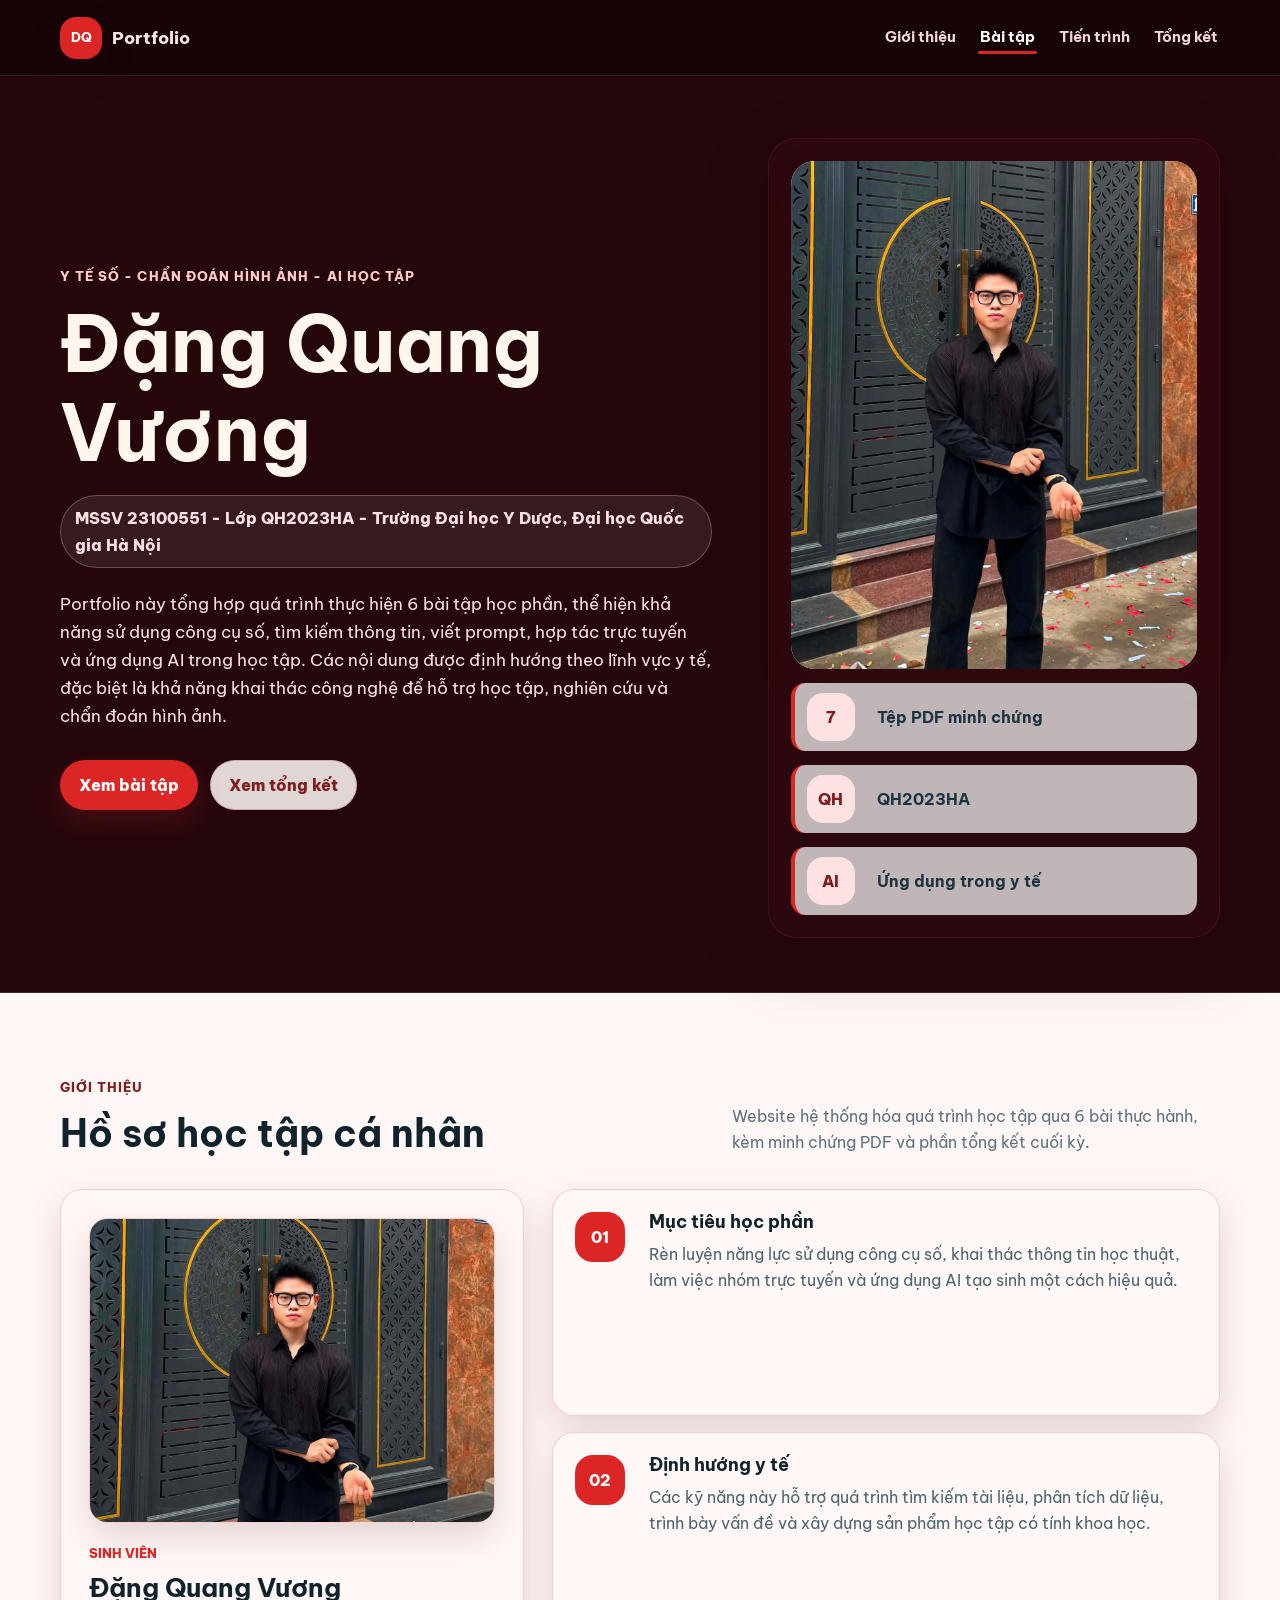
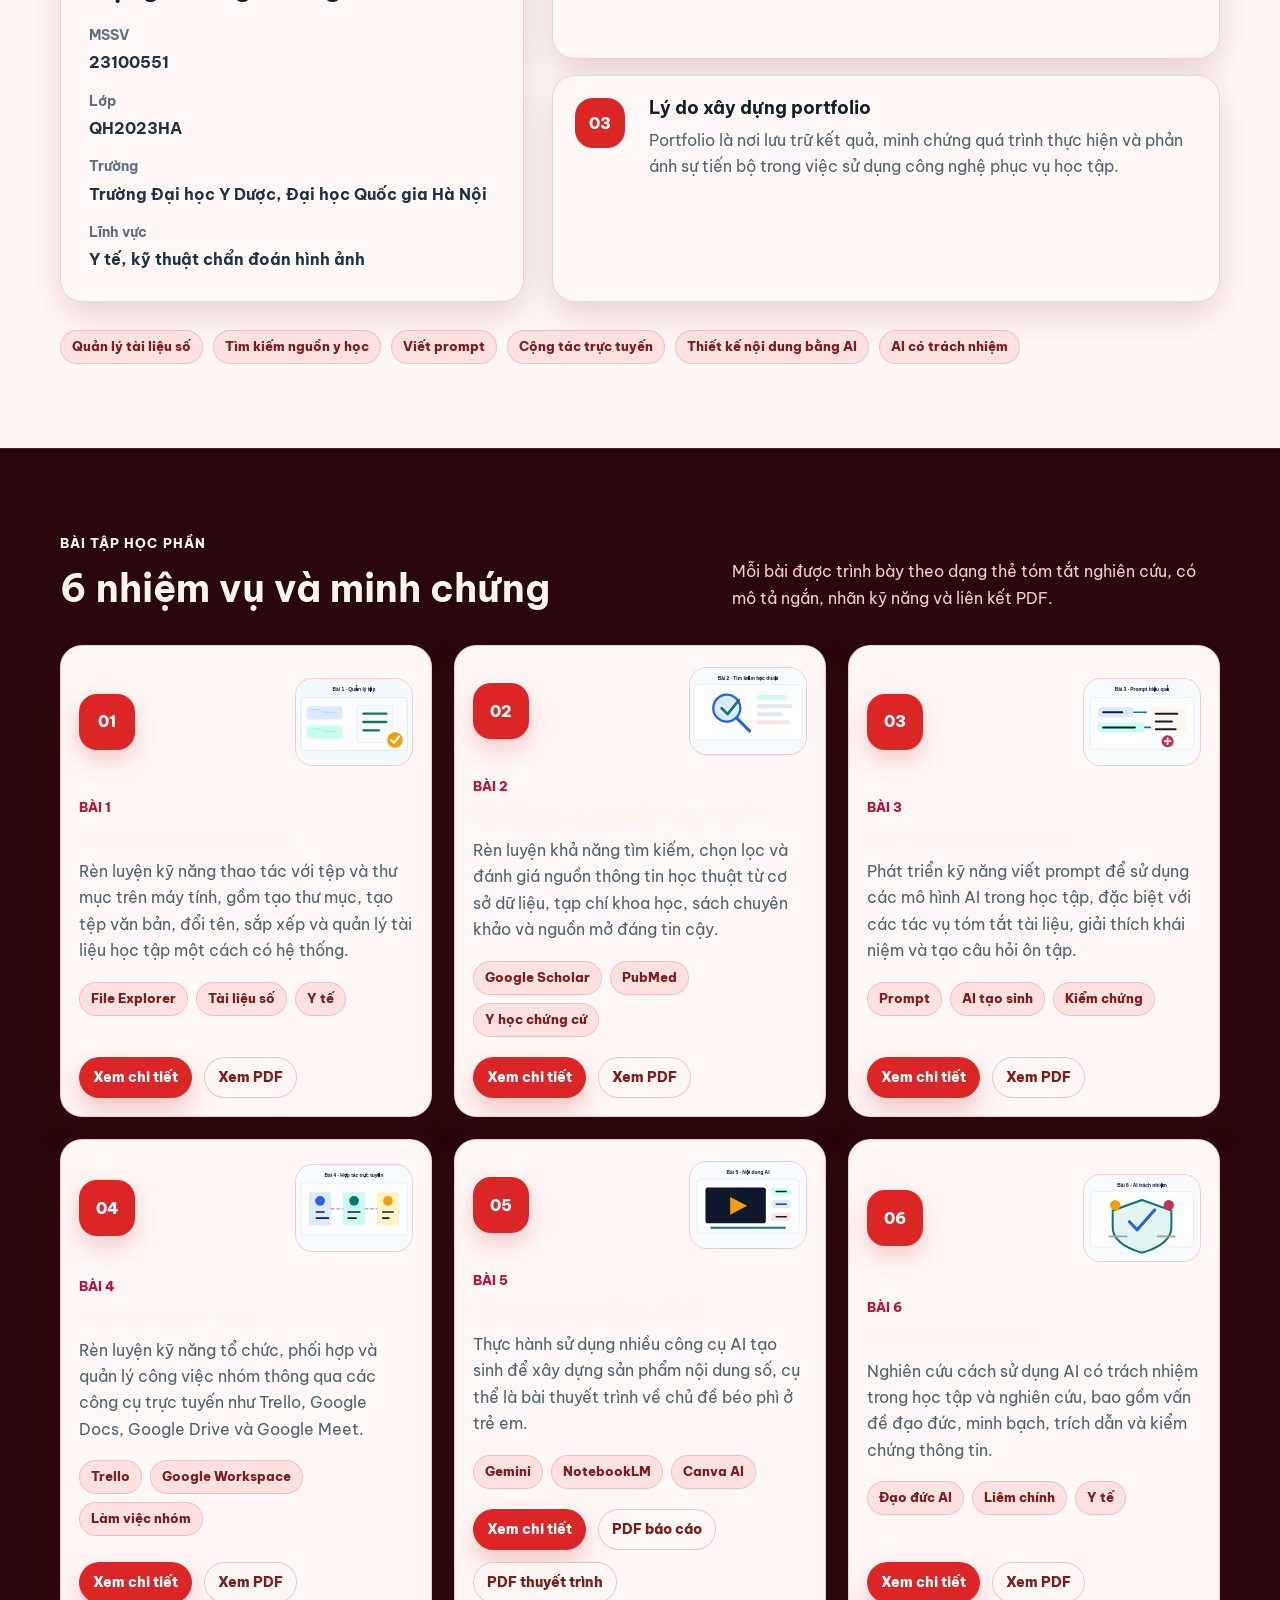
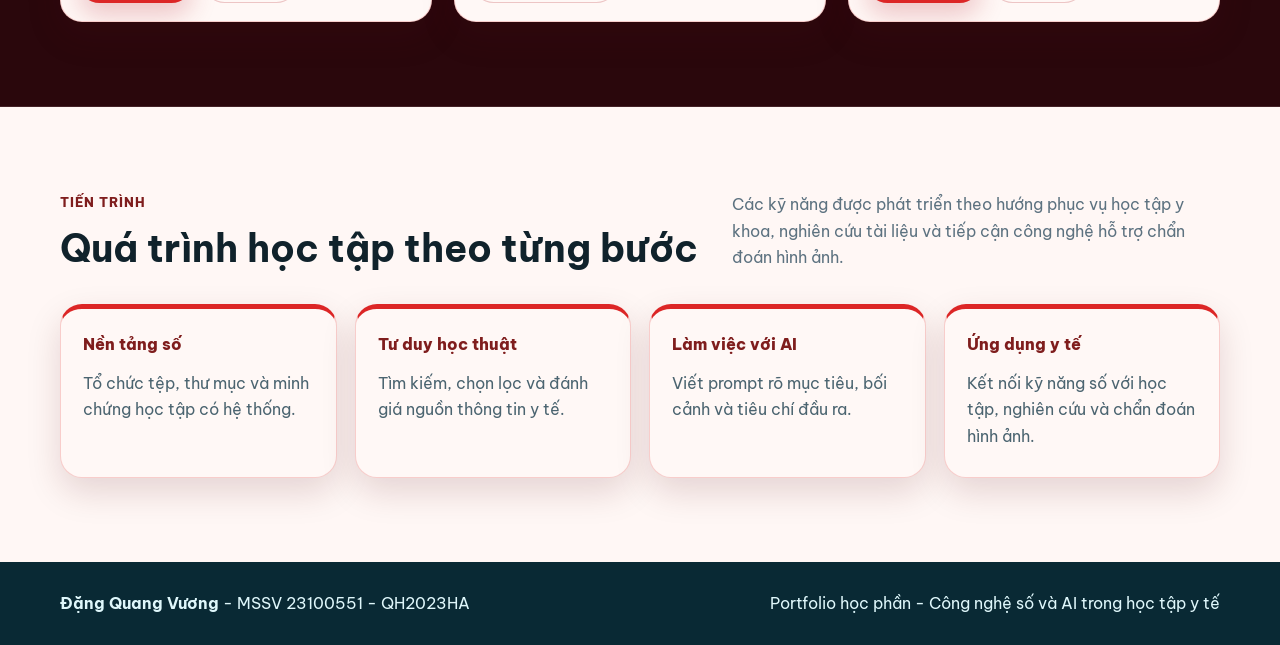
<file: index.html>
<!DOCTYPE html>
<html lang="vi">
<head>
  <meta charset="UTF-8">
  <meta name="viewport" content="width=device-width, initial-scale=1.0">
  <title>Đặng Quang Vương | Portfolio học phần</title>
  <meta name="description" content="Portfolio học phần của Đặng Quang Vương, tổng hợp 6 bài tập về công nghệ số, AI và ứng dụng trong học tập y tế.">
  <meta property="og:title" content="Đặng Quang Vương | Portfolio học phần">
  <meta property="og:description" content="Portfolio học phần của Đặng Quang Vương, tổng hợp 6 bài tập về công nghệ số, AI và ứng dụng trong học tập y tế.">
  <meta property="og:type" content="website">
  <meta property="og:image" content="images/avatar.jpg">
  <link rel="icon" href="images/favicon.svg" type="image/svg+xml">
  <link rel="preconnect" href="https://fonts.googleapis.com">
  <link rel="preconnect" href="https://fonts.gstatic.com" crossorigin>
  <link href="https://fonts.googleapis.com/css2?family=Be+Vietnam+Pro:wght@400;500;600;700;800&display=swap" rel="stylesheet">
  <link rel="stylesheet" href="css/style.css">
  <script src="js/script.js" defer></script>
</head>
<body data-theme="medical-red">
  <header class="site-header">
    <nav class="nav-shell" aria-label="Điều hướng chính">
      <a class="brand" href="index.html" aria-label="Về trang chủ">
        <span class="brand-mark" aria-hidden="true">DQ</span>
        <span>Portfolio</span>
      </a>
      <button class="nav-toggle" type="button" aria-label="Mở menu" aria-expanded="false" aria-controls="main-menu"><span></span><span></span><span></span></button>
      <div class="nav-menu" id="main-menu">
        <a class="nav-link is-active" href="#gioi-thieu" data-section="gioi-thieu">Giới thiệu</a>
        <a class="nav-link" href="#du-an" data-section="du-an">Bài tập</a>
        <a class="nav-link" href="#tong-quan" data-section="tong-quan">Tiến trình</a>
        <a class="nav-link" href="pages/tong-ket.html">Tổng kết</a>
      </div>
    </nav>
  </header>

  <main>
    <section class="hero" id="top">
      <div class="hero-inner">
        <div class="hero-copy" data-reveal>
          <p class="eyebrow">Y tế số - Chẩn đoán hình ảnh - AI học tập</p>
          <h1>Đặng Quang Vương</h1>
          <p class="hero-meta">MSSV 23100551 - Lớp QH2023HA - Trường Đại học Y Dược, Đại học Quốc gia Hà Nội</p>
          <p class="hero-lead">Portfolio này tổng hợp quá trình thực hiện 6 bài tập học phần, thể hiện khả năng sử dụng công cụ số, tìm kiếm thông tin, viết prompt, hợp tác trực tuyến và ứng dụng AI trong học tập. Các nội dung được định hướng theo lĩnh vực y tế, đặc biệt là khả năng khai thác công nghệ để hỗ trợ học tập, nghiên cứu và chẩn đoán hình ảnh.</p>
          <div class="hero-actions" aria-label="Liên kết nhanh">
            <a class="btn btn-primary" href="#du-an">Xem bài tập</a>
            <a class="btn btn-secondary" href="pages/tong-ket.html">Xem tổng kết</a>
          </div>
        </div>

        <div class="diagnostic-board" data-reveal aria-label="Thông tin học phần">
          <img class="avatar-photo" src="images/avatar.jpg" alt="Ảnh đại diện của Đặng Quang Vương">
          <div class="hero-stat">
            <span>7</span>
            <strong>Tệp PDF minh chứng</strong>
          </div>
          <div class="hero-stat">
            <span>QH</span>
            <strong>QH2023HA</strong>
          </div>
          <div class="hero-stat">
            <span>AI</span>
            <strong>Ứng dụng trong y tế</strong>
          </div>
        </div>
      </div>
    </section>

    <section class="section" id="gioi-thieu">
      <div class="container">
        <div class="section-heading section-heading-split" data-reveal>
          <div>
            <p class="eyebrow">Giới thiệu</p>
            <h2>Hồ sơ học tập cá nhân</h2>
          </div>
          <p>Website hệ thống hóa quá trình học tập qua 6 bài thực hành, kèm minh chứng PDF và phần tổng kết cuối kỳ.</p>
        </div>

        <div class="profile-layout">
          <article class="profile-card" data-reveal>
            <img class="profile-avatar" src="images/avatar.jpg" alt="Ảnh đại diện của Đặng Quang Vương">
            <p class="profile-label">Sinh viên</p>
            <h3>Đặng Quang Vương</h3>
            <dl>
              <div><dt>MSSV</dt><dd>23100551</dd></div>
              <div><dt>Lớp</dt><dd>QH2023HA</dd></div>
              <div><dt>Trường</dt><dd>Trường Đại học Y Dược, Đại học Quốc gia Hà Nội</dd></div>
              <div><dt>Lĩnh vực</dt><dd>Y tế, kỹ thuật chẩn đoán hình ảnh</dd></div>
            </dl>
          </article>

          <div class="goals-list" data-reveal>
            <article>
              <span>01</span>
              <div>
                <h3>Mục tiêu học phần</h3>
                <p>Rèn luyện năng lực sử dụng công cụ số, khai thác thông tin học thuật, làm việc nhóm trực tuyến và ứng dụng AI tạo sinh một cách hiệu quả.</p>
              </div>
            </article>
            <article>
              <span>02</span>
              <div>
                <h3>Định hướng y tế</h3>
                <p>Các kỹ năng này hỗ trợ quá trình tìm kiếm tài liệu, phân tích dữ liệu, trình bày vấn đề và xây dựng sản phẩm học tập có tính khoa học.</p>
              </div>
            </article>
            <article>
              <span>03</span>
              <div>
                <h3>Lý do xây dựng portfolio</h3>
                <p>Portfolio là nơi lưu trữ kết quả, minh chứng quá trình thực hiện và phản ánh sự tiến bộ trong việc sử dụng công nghệ phục vụ học tập.</p>
              </div>
            </article>
          </div>
        </div>

        <div class="skill-strip" aria-label="Kỹ năng đạt được" data-reveal>
          <span>Quản lý tài liệu số</span>
          <span>Tìm kiếm nguồn y học</span>
          <span>Viết prompt</span>
          <span>Cộng tác trực tuyến</span>
          <span>Thiết kế nội dung bằng AI</span>
          <span>AI có trách nhiệm</span>
        </div>
      </div>
    </section>

    <section class="section section-soft" id="du-an">
      <div class="container">
        <div class="section-heading section-heading-split" data-reveal>
          <div>
            <p class="eyebrow">Bài tập học phần</p>
            <h2>6 nhiệm vụ và minh chứng</h2>
          </div>
          <p>Mỗi bài được trình bày theo dạng thẻ tóm tắt nghiên cứu, có mô tả ngắn, nhãn kỹ năng và liên kết PDF.</p>
        </div>

        <div class="project-grid">
          <article class="project-card" data-reveal>
            <div class="project-card-head">
              <span class="project-badge">01</span>
              <img class="project-icon" src="images/project-1.svg" alt="Minh họa quản lý tệp và thư mục">
            </div>
            <div class="project-body">
              <p class="project-kicker">Bài 1</p>
              <h3>Quản lý tệp và thư mục</h3>
              <p>Rèn luyện kỹ năng thao tác với tệp và thư mục trên máy tính, gồm tạo thư mục, tạo tệp văn bản, đổi tên, sắp xếp và quản lý tài liệu học tập một cách có hệ thống.</p>
              <div class="tags"><span>File Explorer</span><span>Tài liệu số</span><span>Y tế</span></div>
              <div class="card-actions"><a class="btn btn-small btn-primary" href="pages/bai1.html">Xem chi tiết</a><a class="btn btn-small btn-ghost" href="files/bai1.pdf" target="_blank" rel="noopener">Xem PDF</a></div>
            </div>
          </article>

          <article class="project-card" data-reveal>
            <div class="project-card-head">
              <span class="project-badge">02</span>
              <img class="project-icon" src="images/project-2.svg" alt="Minh họa tìm kiếm và đánh giá thông tin">
            </div>
            <div class="project-body">
              <p class="project-kicker">Bài 2</p>
              <h3>Tìm kiếm và đánh giá thông tin</h3>
              <p>Rèn luyện khả năng tìm kiếm, chọn lọc và đánh giá nguồn thông tin học thuật từ cơ sở dữ liệu, tạp chí khoa học, sách chuyên khảo và nguồn mở đáng tin cậy.</p>
              <div class="tags"><span>Google Scholar</span><span>PubMed</span><span>Y học chứng cứ</span></div>
              <div class="card-actions"><a class="btn btn-small btn-primary" href="pages/bai2.html">Xem chi tiết</a><a class="btn btn-small btn-ghost" href="files/bai2.pdf" target="_blank" rel="noopener">Xem PDF</a></div>
            </div>
          </article>

          <article class="project-card" data-reveal>
            <div class="project-card-head">
              <span class="project-badge">03</span>
              <img class="project-icon" src="images/project-3.svg" alt="Minh họa viết prompt hiệu quả">
            </div>
            <div class="project-body">
              <p class="project-kicker">Bài 3</p>
              <h3>Viết prompt hiệu quả</h3>
              <p>Phát triển kỹ năng viết prompt để sử dụng các mô hình AI trong học tập, đặc biệt với các tác vụ tóm tắt tài liệu, giải thích khái niệm và tạo câu hỏi ôn tập.</p>
              <div class="tags"><span>Prompt</span><span>AI tạo sinh</span><span>Kiểm chứng</span></div>
              <div class="card-actions"><a class="btn btn-small btn-primary" href="pages/bai3.html">Xem chi tiết</a><a class="btn btn-small btn-ghost" href="files/bai3.pdf" target="_blank" rel="noopener">Xem PDF</a></div>
            </div>
          </article>

          <article class="project-card" data-reveal>
            <div class="project-card-head">
              <span class="project-badge">04</span>
              <img class="project-icon" src="images/project-4.svg" alt="Minh họa hợp tác trực tuyến">
            </div>
            <div class="project-body">
              <p class="project-kicker">Bài 4</p>
              <h3>Hợp tác trực tuyến</h3>
              <p>Rèn luyện kỹ năng tổ chức, phối hợp và quản lý công việc nhóm thông qua các công cụ trực tuyến như Trello, Google Docs, Google Drive và Google Meet.</p>
              <div class="tags"><span>Trello</span><span>Google Workspace</span><span>Làm việc nhóm</span></div>
              <div class="card-actions"><a class="btn btn-small btn-primary" href="pages/bai4.html">Xem chi tiết</a><a class="btn btn-small btn-ghost" href="files/bai4.pdf" target="_blank" rel="noopener">Xem PDF</a></div>
            </div>
          </article>

          <article class="project-card" data-reveal>
            <div class="project-card-head">
              <span class="project-badge">05</span>
              <img class="project-icon" src="images/project-5.svg" alt="Minh họa sáng tạo nội dung với AI">
            </div>
            <div class="project-body">
              <p class="project-kicker">Bài 5</p>
              <h3>Sáng tạo nội dung với AI</h3>
              <p>Thực hành sử dụng nhiều công cụ AI tạo sinh để xây dựng sản phẩm nội dung số, cụ thể là bài thuyết trình về chủ đề béo phì ở trẻ em.</p>
              <div class="tags"><span>Gemini</span><span>NotebookLM</span><span>Canva AI</span></div>
              <div class="card-actions"><a class="btn btn-small btn-primary" href="pages/bai5.html">Xem chi tiết</a><a class="btn btn-small btn-ghost" href="files/bai5.pdf" target="_blank" rel="noopener">PDF báo cáo</a><a class="btn btn-small btn-ghost" href="files/bai5-thuyet-trinh-beo-phi.pdf" target="_blank" rel="noopener">PDF thuyết trình</a></div>
            </div>
          </article>

          <article class="project-card" data-reveal>
            <div class="project-card-head">
              <span class="project-badge">06</span>
              <img class="project-icon" src="images/project-6.svg" alt="Minh họa AI có trách nhiệm">
            </div>
            <div class="project-body">
              <p class="project-kicker">Bài 6</p>
              <h3>AI có trách nhiệm</h3>
              <p>Nghiên cứu cách sử dụng AI có trách nhiệm trong học tập và nghiên cứu, bao gồm vấn đề đạo đức, minh bạch, trích dẫn và kiểm chứng thông tin.</p>
              <div class="tags"><span>Đạo đức AI</span><span>Liêm chính</span><span>Y tế</span></div>
              <div class="card-actions"><a class="btn btn-small btn-primary" href="pages/bai6.html">Xem chi tiết</a><a class="btn btn-small btn-ghost" href="files/bai6.pdf" target="_blank" rel="noopener">Xem PDF</a></div>
            </div>
          </article>
        </div>
      </div>
    </section>

    <section class="section" id="tong-quan">
      <div class="container">
        <div class="section-heading section-heading-split" data-reveal>
          <div>
            <p class="eyebrow">Tiến trình</p>
            <h2>Quá trình học tập theo từng bước</h2>
          </div>
          <p>Các kỹ năng được phát triển theo hướng phục vụ học tập y khoa, nghiên cứu tài liệu và tiếp cận công nghệ hỗ trợ chẩn đoán hình ảnh.</p>
        </div>
        <div class="outcome-grid" data-reveal>
          <article><span>Nền tảng số</span><p>Tổ chức tệp, thư mục và minh chứng học tập có hệ thống.</p></article>
          <article><span>Tư duy học thuật</span><p>Tìm kiếm, chọn lọc và đánh giá nguồn thông tin y tế.</p></article>
          <article><span>Làm việc với AI</span><p>Viết prompt rõ mục tiêu, bối cảnh và tiêu chí đầu ra.</p></article>
          <article><span>Ứng dụng y tế</span><p>Kết nối kỹ năng số với học tập, nghiên cứu và chẩn đoán hình ảnh.</p></article>
        </div>
      </div>
    </section>
  </main>

  <footer class="site-footer">
    <div class="container footer-inner">
      <p><strong>Đặng Quang Vương</strong> - MSSV 23100551 - QH2023HA</p>
      <p>Portfolio học phần - Công nghệ số và AI trong học tập y tế</p>
    </div>
  </footer>
</body>
</html>
</file>
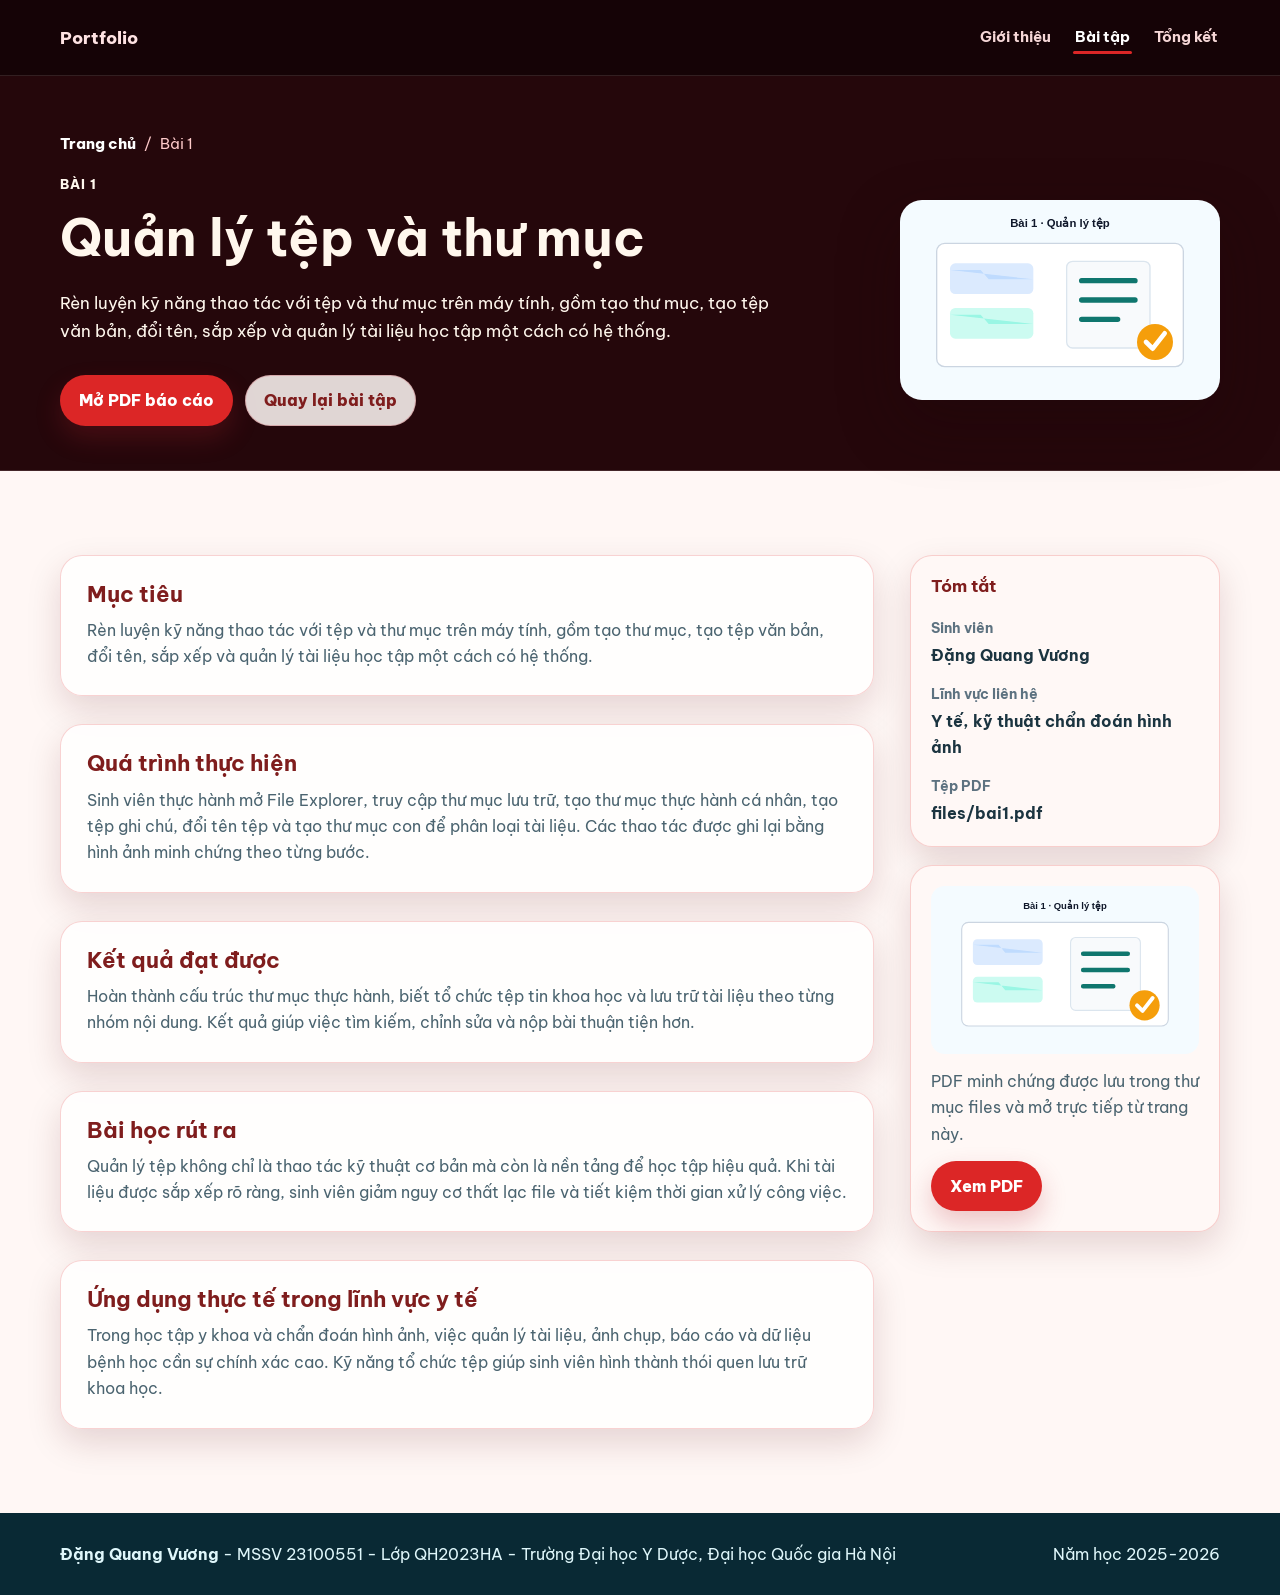
<file: pages/bai1.html>
<!DOCTYPE html>
<html lang="vi">
<head>
  <meta charset="UTF-8">
  <meta name="viewport" content="width=device-width, initial-scale=1.0">
  <title>Bài 1 - Quản lý tệp và thư mục | Portfolio Đặng Quang Vương</title>
  <meta name="description" content="Trang chi tiết bài 1 về quản lý tệp và thư mục trong portfolio học phần.">
  <meta property="og:title" content="Bài 1 - Quản lý tệp và thư mục | Portfolio Đặng Quang Vương">
  <meta property="og:description" content="Trang chi tiết bài 1 về quản lý tệp và thư mục trong portfolio học phần.">
  <meta property="og:type" content="website">
  <meta property="og:image" content="../images/project-1.svg">
  <link rel="icon" href="../images/favicon.svg" type="image/svg+xml">
  <link rel="preconnect" href="https://fonts.googleapis.com">
  <link rel="preconnect" href="https://fonts.gstatic.com" crossorigin>
  <link href="https://fonts.googleapis.com/css2?family=Be+Vietnam+Pro:wght@400;500;600;700;800&display=swap" rel="stylesheet">
  <link rel="stylesheet" href="../css/style.css">
  <script src="../js/script.js" defer></script>
</head>
<body>
  <header class="site-header">
    <nav class="nav-shell" aria-label="Điều hướng chính">
      <a class="brand" href="../index.html" aria-label="Về trang chủ">Portfolio</a>
      <button class="nav-toggle" type="button" aria-label="Mở menu" aria-expanded="false" aria-controls="main-menu"><span></span><span></span><span></span></button>
      <div class="nav-menu" id="main-menu">
        <a class="nav-link" href="../index.html#gioi-thieu" data-section="gioi-thieu">Giới thiệu</a>
        <a class="nav-link is-active" href="../index.html#du-an" data-section="du-an">Bài tập</a>
        <a class="nav-link" href="tong-ket.html">Tổng kết</a>
      </div>
    </nav>
  </header>
  <main>
    <section class="page-hero">
      <div class="container">
        <div class="breadcrumb"><a href="../index.html">Trang chủ</a><span>/</span><span>Bài 1</span></div>
        <div class="detail-hero-grid">
          <div data-reveal>
            <p class="eyebrow">Bài 1</p>
            <h1>Quản lý tệp và thư mục</h1>
            <p class="hero-lead">Rèn luyện kỹ năng thao tác với tệp và thư mục trên máy tính, gồm tạo thư mục, tạo tệp văn bản, đổi tên, sắp xếp và quản lý tài liệu học tập một cách có hệ thống.</p>
            <div class="hero-actions"><a class="btn btn-primary" href="../files/bai1.pdf" target="_blank" rel="noopener">Mở PDF báo cáo</a><a class="btn btn-secondary" href="../index.html#du-an">Quay lại bài tập</a></div>
          </div>
          <img src="../images/project-1.svg" alt="Minh họa quản lý tệp và thư mục" data-reveal>
        </div>
      </div>
    </section>

    <section class="section">
      <div class="container content-layout">
        <article class="article-body">
          <section class="article-section" data-reveal><h2>Mục tiêu</h2><p>Rèn luyện kỹ năng thao tác với tệp và thư mục trên máy tính, gồm tạo thư mục, tạo tệp văn bản, đổi tên, sắp xếp và quản lý tài liệu học tập một cách có hệ thống.</p></section>
          <section class="article-section" data-reveal><h2>Quá trình thực hiện</h2><p>Sinh viên thực hành mở File Explorer, truy cập thư mục lưu trữ, tạo thư mục thực hành cá nhân, tạo tệp ghi chú, đổi tên tệp và tạo thư mục con để phân loại tài liệu. Các thao tác được ghi lại bằng hình ảnh minh chứng theo từng bước.</p></section>
          <section class="article-section" data-reveal><h2>Kết quả đạt được</h2><p>Hoàn thành cấu trúc thư mục thực hành, biết tổ chức tệp tin khoa học và lưu trữ tài liệu theo từng nhóm nội dung. Kết quả giúp việc tìm kiếm, chỉnh sửa và nộp bài thuận tiện hơn.</p></section>
          <section class="article-section" data-reveal><h2>Bài học rút ra</h2><p>Quản lý tệp không chỉ là thao tác kỹ thuật cơ bản mà còn là nền tảng để học tập hiệu quả. Khi tài liệu được sắp xếp rõ ràng, sinh viên giảm nguy cơ thất lạc file và tiết kiệm thời gian xử lý công việc.</p></section>
          <section class="article-section" data-reveal><h2>Ứng dụng thực tế trong lĩnh vực y tế</h2><p>Trong học tập y khoa và chẩn đoán hình ảnh, việc quản lý tài liệu, ảnh chụp, báo cáo và dữ liệu bệnh học cần sự chính xác cao. Kỹ năng tổ chức tệp giúp sinh viên hình thành thói quen lưu trữ khoa học.</p></section>
        </article>
        <aside class="aside-stack" aria-label="Tóm tắt bài 1">
          <div class="summary-panel" data-reveal><h2>Tóm tắt</h2><dl><div><dt>Sinh viên</dt><dd>Đặng Quang Vương</dd></div><div><dt>Lĩnh vực liên hệ</dt><dd>Y tế, kỹ thuật chẩn đoán hình ảnh</dd></div><div><dt>Tệp PDF</dt><dd>files/bai1.pdf</dd></div></dl></div>
          <div class="evidence-panel" data-reveal><img src="../images/project-1.svg" alt="Ảnh minh họa bài 1"><p>PDF minh chứng được lưu trong thư mục files và mở trực tiếp từ trang này.</p><a class="btn btn-primary" href="../files/bai1.pdf" target="_blank" rel="noopener">Xem PDF</a></div>
        </aside>
      </div>
    </section>
  </main>
  <footer class="site-footer"><div class="container footer-inner"><p><strong>Đặng Quang Vương</strong> - MSSV 23100551 - Lớp QH2023HA - Trường Đại học Y Dược, Đại học Quốc gia Hà Nội</p>
      <p>Năm học 2025-2026</p></div></footer>
</body>
</html>
</file>
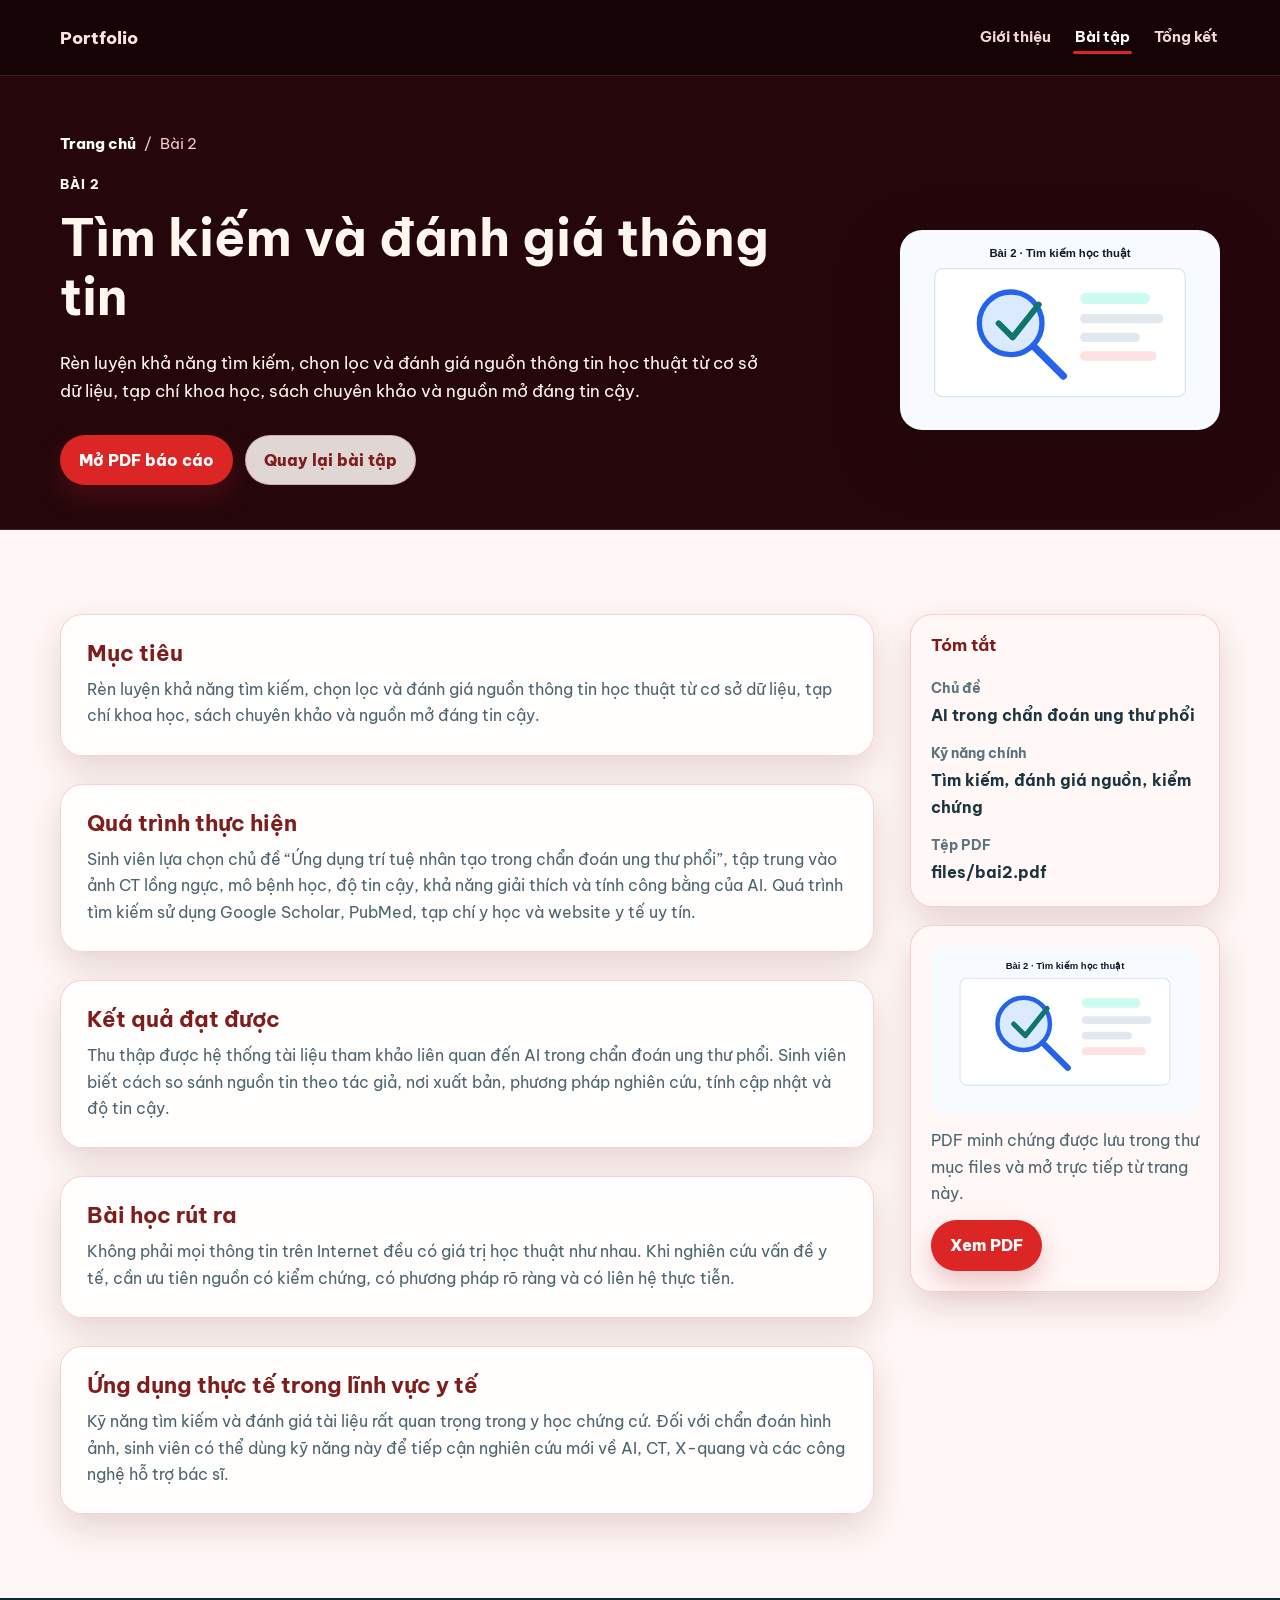
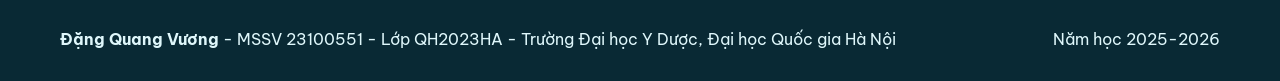
<file: pages/bai2.html>
<!DOCTYPE html>
<html lang="vi">
<head>
  <meta charset="UTF-8">
  <meta name="viewport" content="width=device-width, initial-scale=1.0">
  <title>Bài 2 - Tìm kiếm và đánh giá thông tin | Portfolio Đặng Quang Vương</title>
  <meta name="description" content="Trang chi tiết bài 2 về tìm kiếm và đánh giá thông tin trong portfolio học phần.">
  <meta property="og:title" content="Bài 2 - Tìm kiếm và đánh giá thông tin | Portfolio Đặng Quang Vương">
  <meta property="og:description" content="Trang chi tiết bài 2 về tìm kiếm và đánh giá thông tin trong portfolio học phần.">
  <meta property="og:type" content="website">
  <meta property="og:image" content="../images/project-2.svg">
  <link rel="icon" href="../images/favicon.svg" type="image/svg+xml">
  <link rel="preconnect" href="https://fonts.googleapis.com">
  <link rel="preconnect" href="https://fonts.gstatic.com" crossorigin>
  <link href="https://fonts.googleapis.com/css2?family=Be+Vietnam+Pro:wght@400;500;600;700;800&display=swap" rel="stylesheet">
  <link rel="stylesheet" href="../css/style.css">
  <script src="../js/script.js" defer></script>
</head>
<body>
  <header class="site-header">
    <nav class="nav-shell" aria-label="Điều hướng chính">
      <a class="brand" href="../index.html" aria-label="Về trang chủ">Portfolio</a>
      <button class="nav-toggle" type="button" aria-label="Mở menu" aria-expanded="false" aria-controls="main-menu"><span></span><span></span><span></span></button>
      <div class="nav-menu" id="main-menu">
        <a class="nav-link" href="../index.html#gioi-thieu" data-section="gioi-thieu">Giới thiệu</a>
        <a class="nav-link is-active" href="../index.html#du-an" data-section="du-an">Bài tập</a>
        <a class="nav-link" href="tong-ket.html">Tổng kết</a>
      </div>
    </nav>
  </header>
  <main>
    <section class="page-hero">
      <div class="container">
        <div class="breadcrumb"><a href="../index.html">Trang chủ</a><span>/</span><span>Bài 2</span></div>
        <div class="detail-hero-grid">
          <div data-reveal>
            <p class="eyebrow">Bài 2</p>
            <h1>Tìm kiếm và đánh giá thông tin</h1>
            <p class="hero-lead">Rèn luyện khả năng tìm kiếm, chọn lọc và đánh giá nguồn thông tin học thuật từ cơ sở dữ liệu, tạp chí khoa học, sách chuyên khảo và nguồn mở đáng tin cậy.</p>
            <div class="hero-actions"><a class="btn btn-primary" href="../files/bai2.pdf" target="_blank" rel="noopener">Mở PDF báo cáo</a><a class="btn btn-secondary" href="../index.html#du-an">Quay lại bài tập</a></div>
          </div>
          <img src="../images/project-2.svg" alt="Minh họa tìm kiếm và đánh giá thông tin" data-reveal>
        </div>
      </div>
    </section>

    <section class="section">
      <div class="container content-layout">
        <article class="article-body">
          <section class="article-section" data-reveal><h2>Mục tiêu</h2><p>Rèn luyện khả năng tìm kiếm, chọn lọc và đánh giá nguồn thông tin học thuật từ cơ sở dữ liệu, tạp chí khoa học, sách chuyên khảo và nguồn mở đáng tin cậy.</p></section>
          <section class="article-section" data-reveal><h2>Quá trình thực hiện</h2><p>Sinh viên lựa chọn chủ đề “Ứng dụng trí tuệ nhân tạo trong chẩn đoán ung thư phổi”, tập trung vào ảnh CT lồng ngực, mô bệnh học, độ tin cậy, khả năng giải thích và tính công bằng của AI. Quá trình tìm kiếm sử dụng Google Scholar, PubMed, tạp chí y học và website y tế uy tín.</p></section>
          <section class="article-section" data-reveal><h2>Kết quả đạt được</h2><p>Thu thập được hệ thống tài liệu tham khảo liên quan đến AI trong chẩn đoán ung thư phổi. Sinh viên biết cách so sánh nguồn tin theo tác giả, nơi xuất bản, phương pháp nghiên cứu, tính cập nhật và độ tin cậy.</p></section>
          <section class="article-section" data-reveal><h2>Bài học rút ra</h2><p>Không phải mọi thông tin trên Internet đều có giá trị học thuật như nhau. Khi nghiên cứu vấn đề y tế, cần ưu tiên nguồn có kiểm chứng, có phương pháp rõ ràng và có liên hệ thực tiễn.</p></section>
          <section class="article-section" data-reveal><h2>Ứng dụng thực tế trong lĩnh vực y tế</h2><p>Kỹ năng tìm kiếm và đánh giá tài liệu rất quan trọng trong y học chứng cứ. Đối với chẩn đoán hình ảnh, sinh viên có thể dùng kỹ năng này để tiếp cận nghiên cứu mới về AI, CT, X-quang và các công nghệ hỗ trợ bác sĩ.</p></section>
        </article>
        <aside class="aside-stack" aria-label="Tóm tắt bài 2">
          <div class="summary-panel" data-reveal><h2>Tóm tắt</h2><dl><div><dt>Chủ đề</dt><dd>AI trong chẩn đoán ung thư phổi</dd></div><div><dt>Kỹ năng chính</dt><dd>Tìm kiếm, đánh giá nguồn, kiểm chứng</dd></div><div><dt>Tệp PDF</dt><dd>files/bai2.pdf</dd></div></dl></div>
          <div class="evidence-panel" data-reveal><img src="../images/project-2.svg" alt="Ảnh minh họa bài 2"><p>PDF minh chứng được lưu trong thư mục files và mở trực tiếp từ trang này.</p><a class="btn btn-primary" href="../files/bai2.pdf" target="_blank" rel="noopener">Xem PDF</a></div>
        </aside>
      </div>
    </section>
  </main>
  <footer class="site-footer"><div class="container footer-inner"><p><strong>Đặng Quang Vương</strong> - MSSV 23100551 - Lớp QH2023HA - Trường Đại học Y Dược, Đại học Quốc gia Hà Nội</p>
      <p>Năm học 2025-2026</p></div></footer>
</body>
</html>
</file>
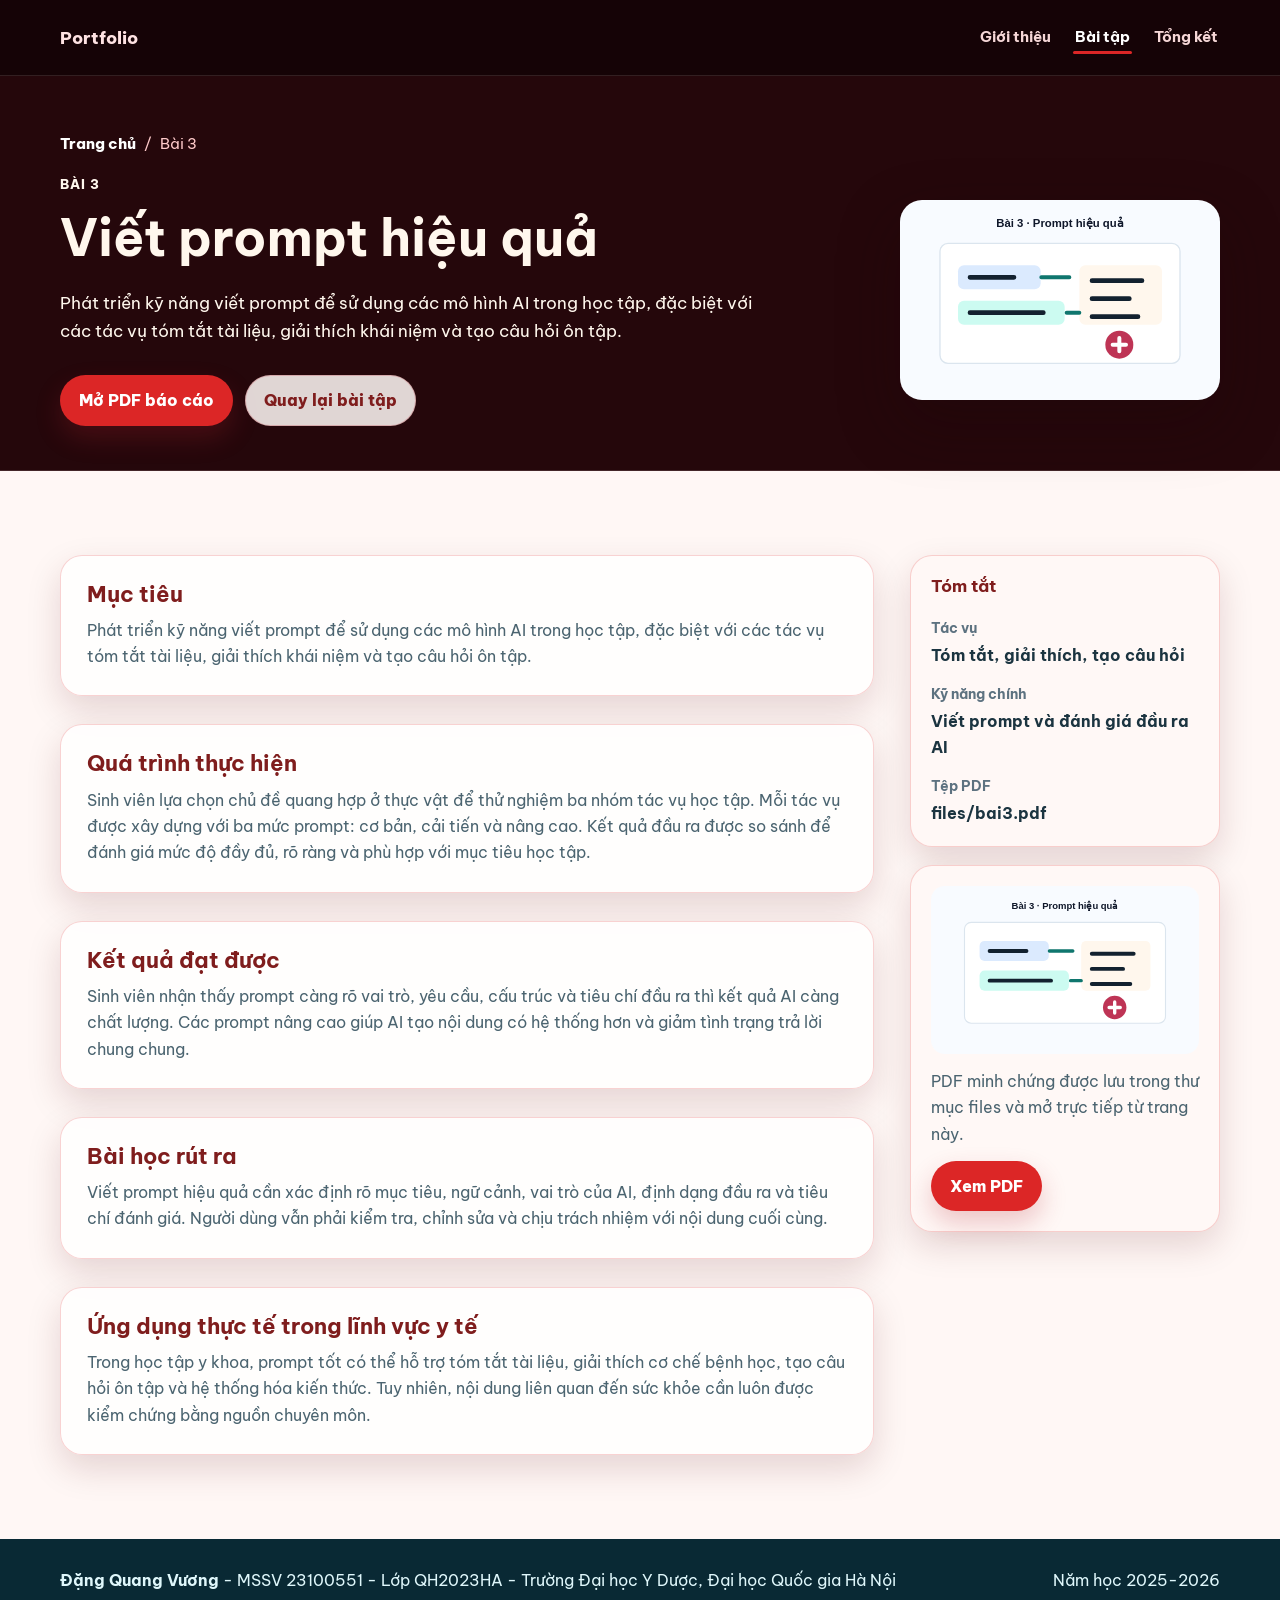
<file: pages/bai3.html>
<!DOCTYPE html>
<html lang="vi">
<head>
  <meta charset="UTF-8">
  <meta name="viewport" content="width=device-width, initial-scale=1.0">
  <title>Bài 3 - Viết prompt hiệu quả | Portfolio Đặng Quang Vương</title>
  <meta name="description" content="Trang chi tiết bài 3 về viết prompt hiệu quả trong portfolio học phần.">
  <meta property="og:title" content="Bài 3 - Viết prompt hiệu quả | Portfolio Đặng Quang Vương">
  <meta property="og:description" content="Trang chi tiết bài 3 về viết prompt hiệu quả trong portfolio học phần.">
  <meta property="og:type" content="website">
  <meta property="og:image" content="../images/project-3.svg">
  <link rel="icon" href="../images/favicon.svg" type="image/svg+xml">
  <link rel="preconnect" href="https://fonts.googleapis.com">
  <link rel="preconnect" href="https://fonts.gstatic.com" crossorigin>
  <link href="https://fonts.googleapis.com/css2?family=Be+Vietnam+Pro:wght@400;500;600;700;800&display=swap" rel="stylesheet">
  <link rel="stylesheet" href="../css/style.css">
  <script src="../js/script.js" defer></script>
</head>
<body>
  <header class="site-header">
    <nav class="nav-shell" aria-label="Điều hướng chính">
      <a class="brand" href="../index.html" aria-label="Về trang chủ">Portfolio</a>
      <button class="nav-toggle" type="button" aria-label="Mở menu" aria-expanded="false" aria-controls="main-menu"><span></span><span></span><span></span></button>
      <div class="nav-menu" id="main-menu">
        <a class="nav-link" href="../index.html#gioi-thieu" data-section="gioi-thieu">Giới thiệu</a>
        <a class="nav-link is-active" href="../index.html#du-an" data-section="du-an">Bài tập</a>
        <a class="nav-link" href="tong-ket.html">Tổng kết</a>
      </div>
    </nav>
  </header>
  <main>
    <section class="page-hero">
      <div class="container">
        <div class="breadcrumb"><a href="../index.html">Trang chủ</a><span>/</span><span>Bài 3</span></div>
        <div class="detail-hero-grid">
          <div data-reveal>
            <p class="eyebrow">Bài 3</p>
            <h1>Viết prompt hiệu quả</h1>
            <p class="hero-lead">Phát triển kỹ năng viết prompt để sử dụng các mô hình AI trong học tập, đặc biệt với các tác vụ tóm tắt tài liệu, giải thích khái niệm và tạo câu hỏi ôn tập.</p>
            <div class="hero-actions"><a class="btn btn-primary" href="../files/bai3.pdf" target="_blank" rel="noopener">Mở PDF báo cáo</a><a class="btn btn-secondary" href="../index.html#du-an">Quay lại bài tập</a></div>
          </div>
          <img src="../images/project-3.svg" alt="Minh họa viết prompt hiệu quả" data-reveal>
        </div>
      </div>
    </section>

    <section class="section">
      <div class="container content-layout">
        <article class="article-body">
          <section class="article-section" data-reveal><h2>Mục tiêu</h2><p>Phát triển kỹ năng viết prompt để sử dụng các mô hình AI trong học tập, đặc biệt với các tác vụ tóm tắt tài liệu, giải thích khái niệm và tạo câu hỏi ôn tập.</p></section>
          <section class="article-section" data-reveal><h2>Quá trình thực hiện</h2><p>Sinh viên lựa chọn chủ đề quang hợp ở thực vật để thử nghiệm ba nhóm tác vụ học tập. Mỗi tác vụ được xây dựng với ba mức prompt: cơ bản, cải tiến và nâng cao. Kết quả đầu ra được so sánh để đánh giá mức độ đầy đủ, rõ ràng và phù hợp với mục tiêu học tập.</p></section>
          <section class="article-section" data-reveal><h2>Kết quả đạt được</h2><p>Sinh viên nhận thấy prompt càng rõ vai trò, yêu cầu, cấu trúc và tiêu chí đầu ra thì kết quả AI càng chất lượng. Các prompt nâng cao giúp AI tạo nội dung có hệ thống hơn và giảm tình trạng trả lời chung chung.</p></section>
          <section class="article-section" data-reveal><h2>Bài học rút ra</h2><p>Viết prompt hiệu quả cần xác định rõ mục tiêu, ngữ cảnh, vai trò của AI, định dạng đầu ra và tiêu chí đánh giá. Người dùng vẫn phải kiểm tra, chỉnh sửa và chịu trách nhiệm với nội dung cuối cùng.</p></section>
          <section class="article-section" data-reveal><h2>Ứng dụng thực tế trong lĩnh vực y tế</h2><p>Trong học tập y khoa, prompt tốt có thể hỗ trợ tóm tắt tài liệu, giải thích cơ chế bệnh học, tạo câu hỏi ôn tập và hệ thống hóa kiến thức. Tuy nhiên, nội dung liên quan đến sức khỏe cần luôn được kiểm chứng bằng nguồn chuyên môn.</p></section>
        </article>
        <aside class="aside-stack" aria-label="Tóm tắt bài 3">
          <div class="summary-panel" data-reveal><h2>Tóm tắt</h2><dl><div><dt>Tác vụ</dt><dd>Tóm tắt, giải thích, tạo câu hỏi</dd></div><div><dt>Kỹ năng chính</dt><dd>Viết prompt và đánh giá đầu ra AI</dd></div><div><dt>Tệp PDF</dt><dd>files/bai3.pdf</dd></div></dl></div>
          <div class="evidence-panel" data-reveal><img src="../images/project-3.svg" alt="Ảnh minh họa bài 3"><p>PDF minh chứng được lưu trong thư mục files và mở trực tiếp từ trang này.</p><a class="btn btn-primary" href="../files/bai3.pdf" target="_blank" rel="noopener">Xem PDF</a></div>
        </aside>
      </div>
    </section>
  </main>
  <footer class="site-footer"><div class="container footer-inner"><p><strong>Đặng Quang Vương</strong> - MSSV 23100551 - Lớp QH2023HA - Trường Đại học Y Dược, Đại học Quốc gia Hà Nội</p>
      <p>Năm học 2025-2026</p></div></footer>
</body>
</html>
</file>
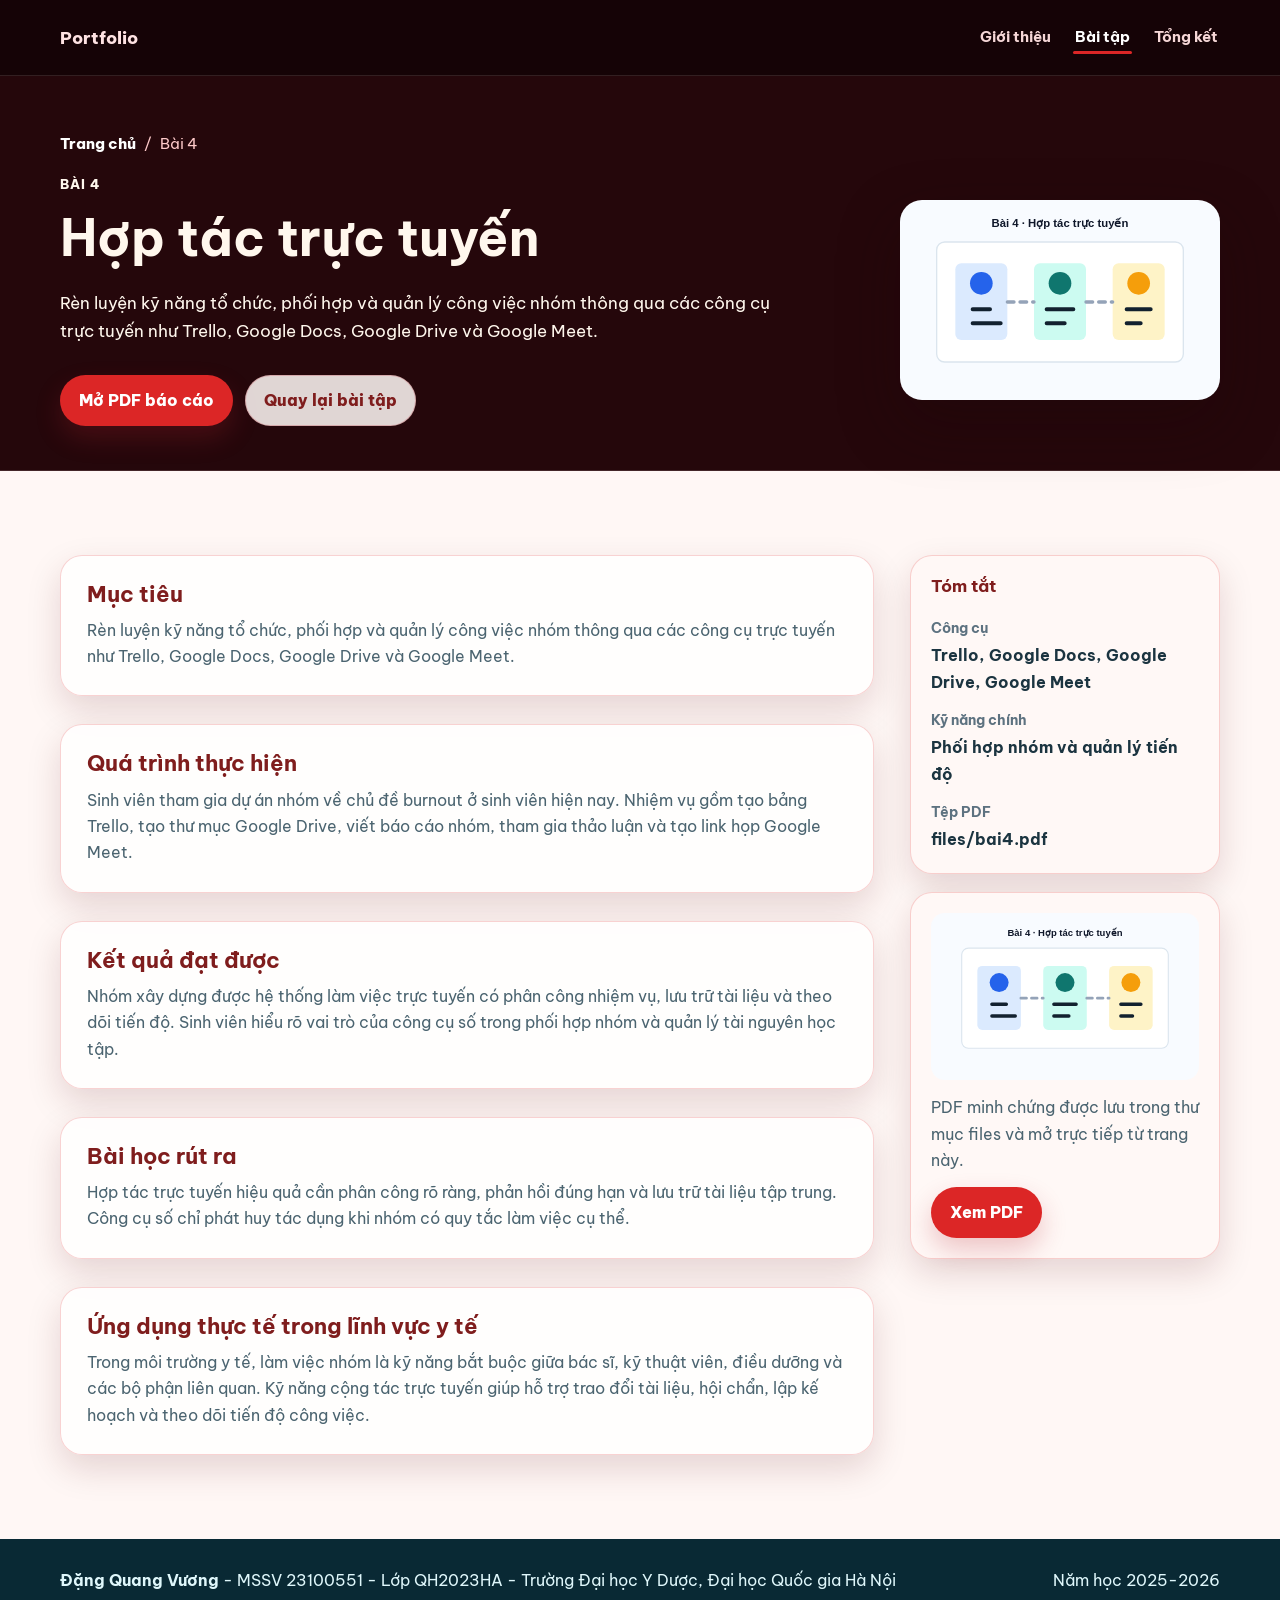
<file: pages/bai4.html>
<!DOCTYPE html>
<html lang="vi">
<head>
  <meta charset="UTF-8">
  <meta name="viewport" content="width=device-width, initial-scale=1.0">
  <title>Bài 4 - Hợp tác trực tuyến | Portfolio Đặng Quang Vương</title>
  <meta name="description" content="Trang chi tiết bài 4 về hợp tác trực tuyến trong portfolio học phần.">
  <meta property="og:title" content="Bài 4 - Hợp tác trực tuyến | Portfolio Đặng Quang Vương">
  <meta property="og:description" content="Trang chi tiết bài 4 về hợp tác trực tuyến trong portfolio học phần.">
  <meta property="og:type" content="website">
  <meta property="og:image" content="../images/project-4.svg">
  <link rel="icon" href="../images/favicon.svg" type="image/svg+xml">
  <link rel="preconnect" href="https://fonts.googleapis.com">
  <link rel="preconnect" href="https://fonts.gstatic.com" crossorigin>
  <link href="https://fonts.googleapis.com/css2?family=Be+Vietnam+Pro:wght@400;500;600;700;800&display=swap" rel="stylesheet">
  <link rel="stylesheet" href="../css/style.css">
  <script src="../js/script.js" defer></script>
</head>
<body>
  <header class="site-header">
    <nav class="nav-shell" aria-label="Điều hướng chính">
      <a class="brand" href="../index.html" aria-label="Về trang chủ">Portfolio</a>
      <button class="nav-toggle" type="button" aria-label="Mở menu" aria-expanded="false" aria-controls="main-menu"><span></span><span></span><span></span></button>
      <div class="nav-menu" id="main-menu">
        <a class="nav-link" href="../index.html#gioi-thieu" data-section="gioi-thieu">Giới thiệu</a>
        <a class="nav-link is-active" href="../index.html#du-an" data-section="du-an">Bài tập</a>
        <a class="nav-link" href="tong-ket.html">Tổng kết</a>
      </div>
    </nav>
  </header>
  <main>
    <section class="page-hero">
      <div class="container">
        <div class="breadcrumb"><a href="../index.html">Trang chủ</a><span>/</span><span>Bài 4</span></div>
        <div class="detail-hero-grid">
          <div data-reveal>
            <p class="eyebrow">Bài 4</p>
            <h1>Hợp tác trực tuyến</h1>
            <p class="hero-lead">Rèn luyện kỹ năng tổ chức, phối hợp và quản lý công việc nhóm thông qua các công cụ trực tuyến như Trello, Google Docs, Google Drive và Google Meet.</p>
            <div class="hero-actions"><a class="btn btn-primary" href="../files/bai4.pdf" target="_blank" rel="noopener">Mở PDF báo cáo</a><a class="btn btn-secondary" href="../index.html#du-an">Quay lại bài tập</a></div>
          </div>
          <img src="../images/project-4.svg" alt="Minh họa hợp tác trực tuyến" data-reveal>
        </div>
      </div>
    </section>

    <section class="section">
      <div class="container content-layout">
        <article class="article-body">
          <section class="article-section" data-reveal><h2>Mục tiêu</h2><p>Rèn luyện kỹ năng tổ chức, phối hợp và quản lý công việc nhóm thông qua các công cụ trực tuyến như Trello, Google Docs, Google Drive và Google Meet.</p></section>
          <section class="article-section" data-reveal><h2>Quá trình thực hiện</h2><p>Sinh viên tham gia dự án nhóm về chủ đề burnout ở sinh viên hiện nay. Nhiệm vụ gồm tạo bảng Trello, tạo thư mục Google Drive, viết báo cáo nhóm, tham gia thảo luận và tạo link họp Google Meet.</p></section>
          <section class="article-section" data-reveal><h2>Kết quả đạt được</h2><p>Nhóm xây dựng được hệ thống làm việc trực tuyến có phân công nhiệm vụ, lưu trữ tài liệu và theo dõi tiến độ. Sinh viên hiểu rõ vai trò của công cụ số trong phối hợp nhóm và quản lý tài nguyên học tập.</p></section>
          <section class="article-section" data-reveal><h2>Bài học rút ra</h2><p>Hợp tác trực tuyến hiệu quả cần phân công rõ ràng, phản hồi đúng hạn và lưu trữ tài liệu tập trung. Công cụ số chỉ phát huy tác dụng khi nhóm có quy tắc làm việc cụ thể.</p></section>
          <section class="article-section" data-reveal><h2>Ứng dụng thực tế trong lĩnh vực y tế</h2><p>Trong môi trường y tế, làm việc nhóm là kỹ năng bắt buộc giữa bác sĩ, kỹ thuật viên, điều dưỡng và các bộ phận liên quan. Kỹ năng cộng tác trực tuyến giúp hỗ trợ trao đổi tài liệu, hội chẩn, lập kế hoạch và theo dõi tiến độ công việc.</p></section>
        </article>
        <aside class="aside-stack" aria-label="Tóm tắt bài 4">
          <div class="summary-panel" data-reveal><h2>Tóm tắt</h2><dl><div><dt>Công cụ</dt><dd>Trello, Google Docs, Google Drive, Google Meet</dd></div><div><dt>Kỹ năng chính</dt><dd>Phối hợp nhóm và quản lý tiến độ</dd></div><div><dt>Tệp PDF</dt><dd>files/bai4.pdf</dd></div></dl></div>
          <div class="evidence-panel" data-reveal><img src="../images/project-4.svg" alt="Ảnh minh họa bài 4"><p>PDF minh chứng được lưu trong thư mục files và mở trực tiếp từ trang này.</p><a class="btn btn-primary" href="../files/bai4.pdf" target="_blank" rel="noopener">Xem PDF</a></div>
        </aside>
      </div>
    </section>
  </main>
  <footer class="site-footer"><div class="container footer-inner"><p><strong>Đặng Quang Vương</strong> - MSSV 23100551 - Lớp QH2023HA - Trường Đại học Y Dược, Đại học Quốc gia Hà Nội</p>
      <p>Năm học 2025-2026</p></div></footer>
</body>
</html>
</file>
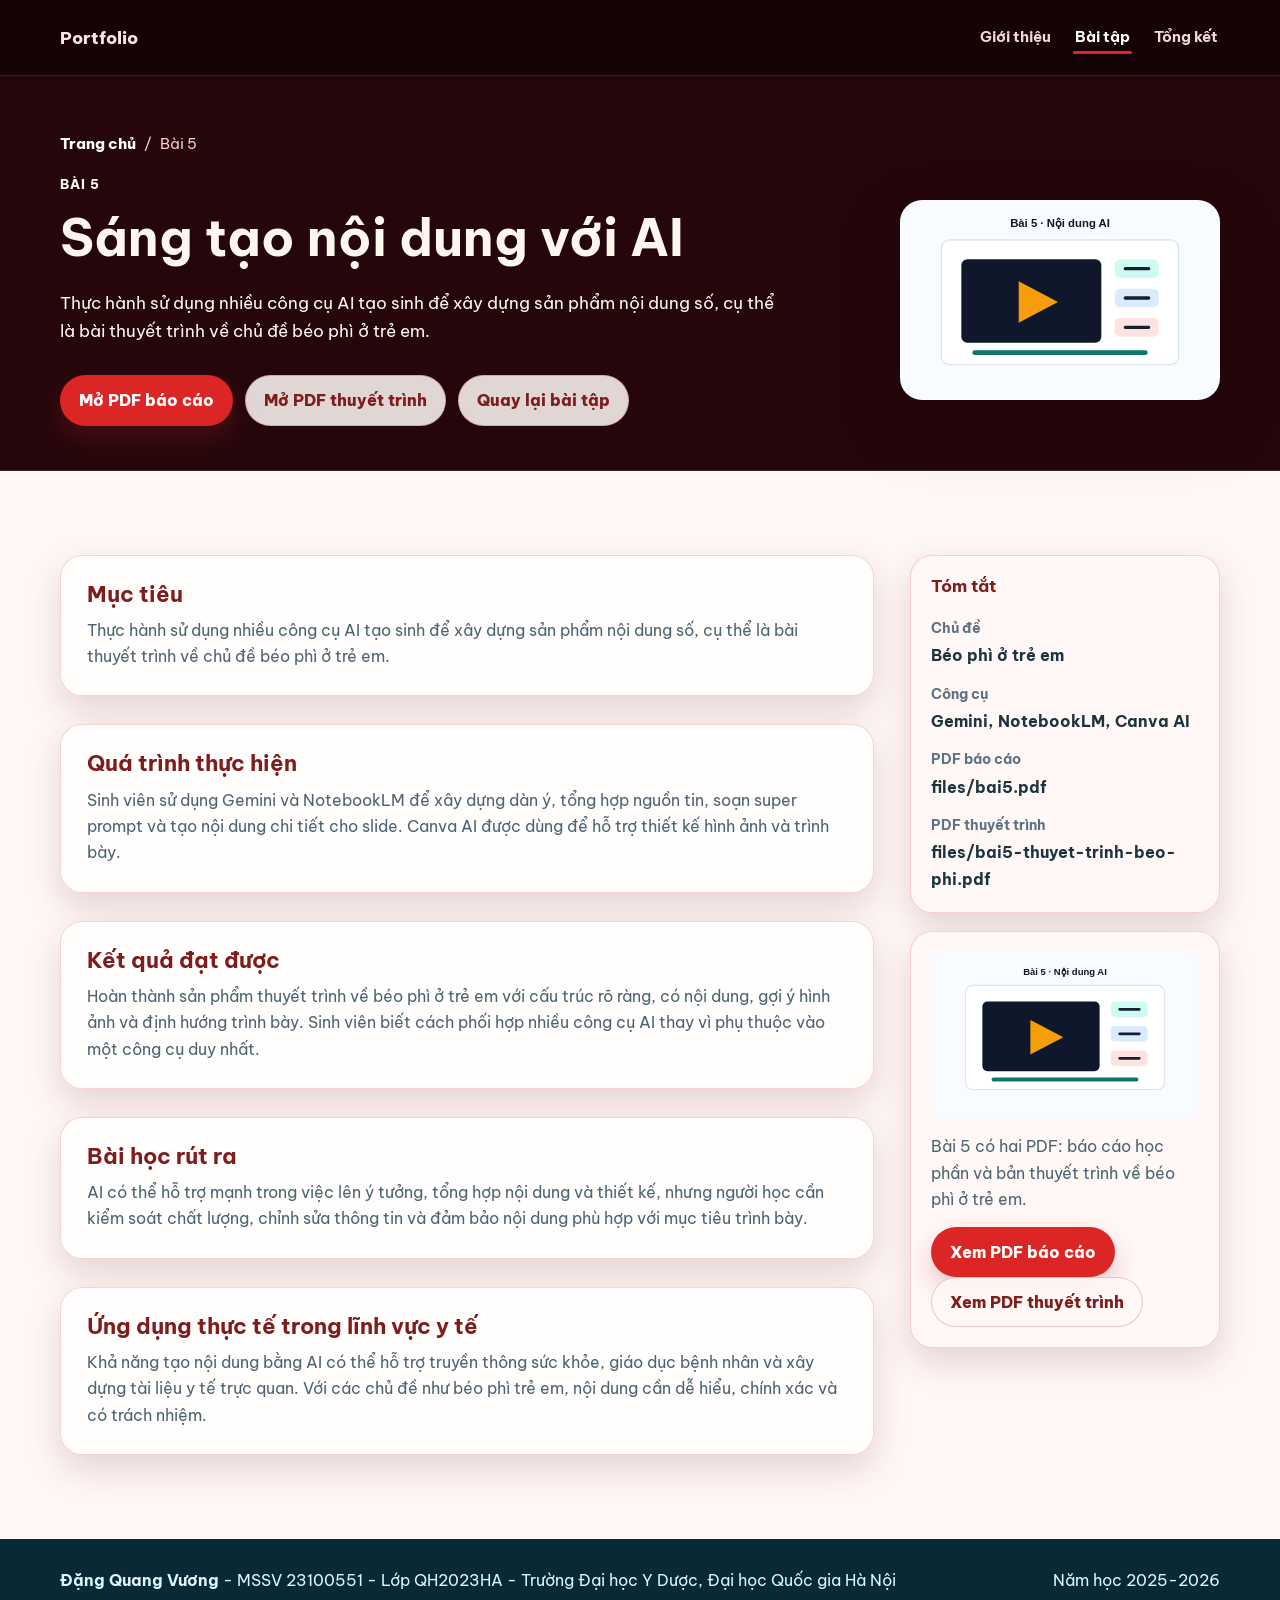
<file: pages/bai5.html>
<!DOCTYPE html>
<html lang="vi">
<head>
  <meta charset="UTF-8">
  <meta name="viewport" content="width=device-width, initial-scale=1.0">
  <title>Bài 5 - Sáng tạo nội dung với AI | Portfolio Đặng Quang Vương</title>
  <meta name="description" content="Trang chi tiết bài 5 về sáng tạo nội dung với ai trong portfolio học phần.">
  <meta property="og:title" content="Bài 5 - Sáng tạo nội dung với AI | Portfolio Đặng Quang Vương">
  <meta property="og:description" content="Trang chi tiết bài 5 về sáng tạo nội dung với ai trong portfolio học phần.">
  <meta property="og:type" content="website">
  <meta property="og:image" content="../images/project-5.svg">
  <link rel="icon" href="../images/favicon.svg" type="image/svg+xml">
  <link rel="preconnect" href="https://fonts.googleapis.com">
  <link rel="preconnect" href="https://fonts.gstatic.com" crossorigin>
  <link href="https://fonts.googleapis.com/css2?family=Be+Vietnam+Pro:wght@400;500;600;700;800&display=swap" rel="stylesheet">
  <link rel="stylesheet" href="../css/style.css">
  <script src="../js/script.js" defer></script>
</head>
<body>
  <header class="site-header">
    <nav class="nav-shell" aria-label="Điều hướng chính">
      <a class="brand" href="../index.html" aria-label="Về trang chủ">Portfolio</a>
      <button class="nav-toggle" type="button" aria-label="Mở menu" aria-expanded="false" aria-controls="main-menu"><span></span><span></span><span></span></button>
      <div class="nav-menu" id="main-menu">
        <a class="nav-link" href="../index.html#gioi-thieu" data-section="gioi-thieu">Giới thiệu</a>
        <a class="nav-link is-active" href="../index.html#du-an" data-section="du-an">Bài tập</a>
        <a class="nav-link" href="tong-ket.html">Tổng kết</a>
      </div>
    </nav>
  </header>
  <main>
    <section class="page-hero">
      <div class="container">
        <div class="breadcrumb"><a href="../index.html">Trang chủ</a><span>/</span><span>Bài 5</span></div>
        <div class="detail-hero-grid">
          <div data-reveal>
            <p class="eyebrow">Bài 5</p>
            <h1>Sáng tạo nội dung với AI</h1>
            <p class="hero-lead">Thực hành sử dụng nhiều công cụ AI tạo sinh để xây dựng sản phẩm nội dung số, cụ thể là bài thuyết trình về chủ đề béo phì ở trẻ em.</p>
            <div class="hero-actions"><a class="btn btn-primary" href="../files/bai5.pdf" target="_blank" rel="noopener">Mở PDF báo cáo</a><a class="btn btn-secondary" href="../files/bai5-thuyet-trinh-beo-phi.pdf" target="_blank" rel="noopener">Mở PDF thuyết trình</a><a class="btn btn-secondary" href="../index.html#du-an">Quay lại bài tập</a></div>
          </div>
          <img src="../images/project-5.svg" alt="Minh họa sáng tạo nội dung với ai" data-reveal>
        </div>
      </div>
    </section>

    <section class="section">
      <div class="container content-layout">
        <article class="article-body">
          <section class="article-section" data-reveal><h2>Mục tiêu</h2><p>Thực hành sử dụng nhiều công cụ AI tạo sinh để xây dựng sản phẩm nội dung số, cụ thể là bài thuyết trình về chủ đề béo phì ở trẻ em.</p></section>
          <section class="article-section" data-reveal><h2>Quá trình thực hiện</h2><p>Sinh viên sử dụng Gemini và NotebookLM để xây dựng dàn ý, tổng hợp nguồn tin, soạn super prompt và tạo nội dung chi tiết cho slide. Canva AI được dùng để hỗ trợ thiết kế hình ảnh và trình bày.</p></section>
          <section class="article-section" data-reveal><h2>Kết quả đạt được</h2><p>Hoàn thành sản phẩm thuyết trình về béo phì ở trẻ em với cấu trúc rõ ràng, có nội dung, gợi ý hình ảnh và định hướng trình bày. Sinh viên biết cách phối hợp nhiều công cụ AI thay vì phụ thuộc vào một công cụ duy nhất.</p></section>
          <section class="article-section" data-reveal><h2>Bài học rút ra</h2><p>AI có thể hỗ trợ mạnh trong việc lên ý tưởng, tổng hợp nội dung và thiết kế, nhưng người học cần kiểm soát chất lượng, chỉnh sửa thông tin và đảm bảo nội dung phù hợp với mục tiêu trình bày.</p></section>
          <section class="article-section" data-reveal><h2>Ứng dụng thực tế trong lĩnh vực y tế</h2><p>Khả năng tạo nội dung bằng AI có thể hỗ trợ truyền thông sức khỏe, giáo dục bệnh nhân và xây dựng tài liệu y tế trực quan. Với các chủ đề như béo phì trẻ em, nội dung cần dễ hiểu, chính xác và có trách nhiệm.</p></section>
        </article>
        <aside class="aside-stack" aria-label="Tóm tắt bài 5">
          <div class="summary-panel" data-reveal><h2>Tóm tắt</h2><dl><div><dt>Chủ đề</dt><dd>Béo phì ở trẻ em</dd></div><div><dt>Công cụ</dt><dd>Gemini, NotebookLM, Canva AI</dd></div><div><dt>PDF báo cáo</dt><dd>files/bai5.pdf</dd></div><div><dt>PDF thuyết trình</dt><dd>files/bai5-thuyet-trinh-beo-phi.pdf</dd></div></dl></div>
          <div class="evidence-panel" data-reveal><img src="../images/project-5.svg" alt="Ảnh minh họa bài 5"><p>Bài 5 có hai PDF: báo cáo học phần và bản thuyết trình về béo phì ở trẻ em.</p><a class="btn btn-primary" href="../files/bai5.pdf" target="_blank" rel="noopener">Xem PDF báo cáo</a><a class="btn btn-secondary" href="../files/bai5-thuyet-trinh-beo-phi.pdf" target="_blank" rel="noopener">Xem PDF thuyết trình</a></div>
        </aside>
      </div>
    </section>
  </main>
  <footer class="site-footer"><div class="container footer-inner"><p><strong>Đặng Quang Vương</strong> - MSSV 23100551 - Lớp QH2023HA - Trường Đại học Y Dược, Đại học Quốc gia Hà Nội</p>
      <p>Năm học 2025-2026</p></div></footer>
</body>
</html>
</file>
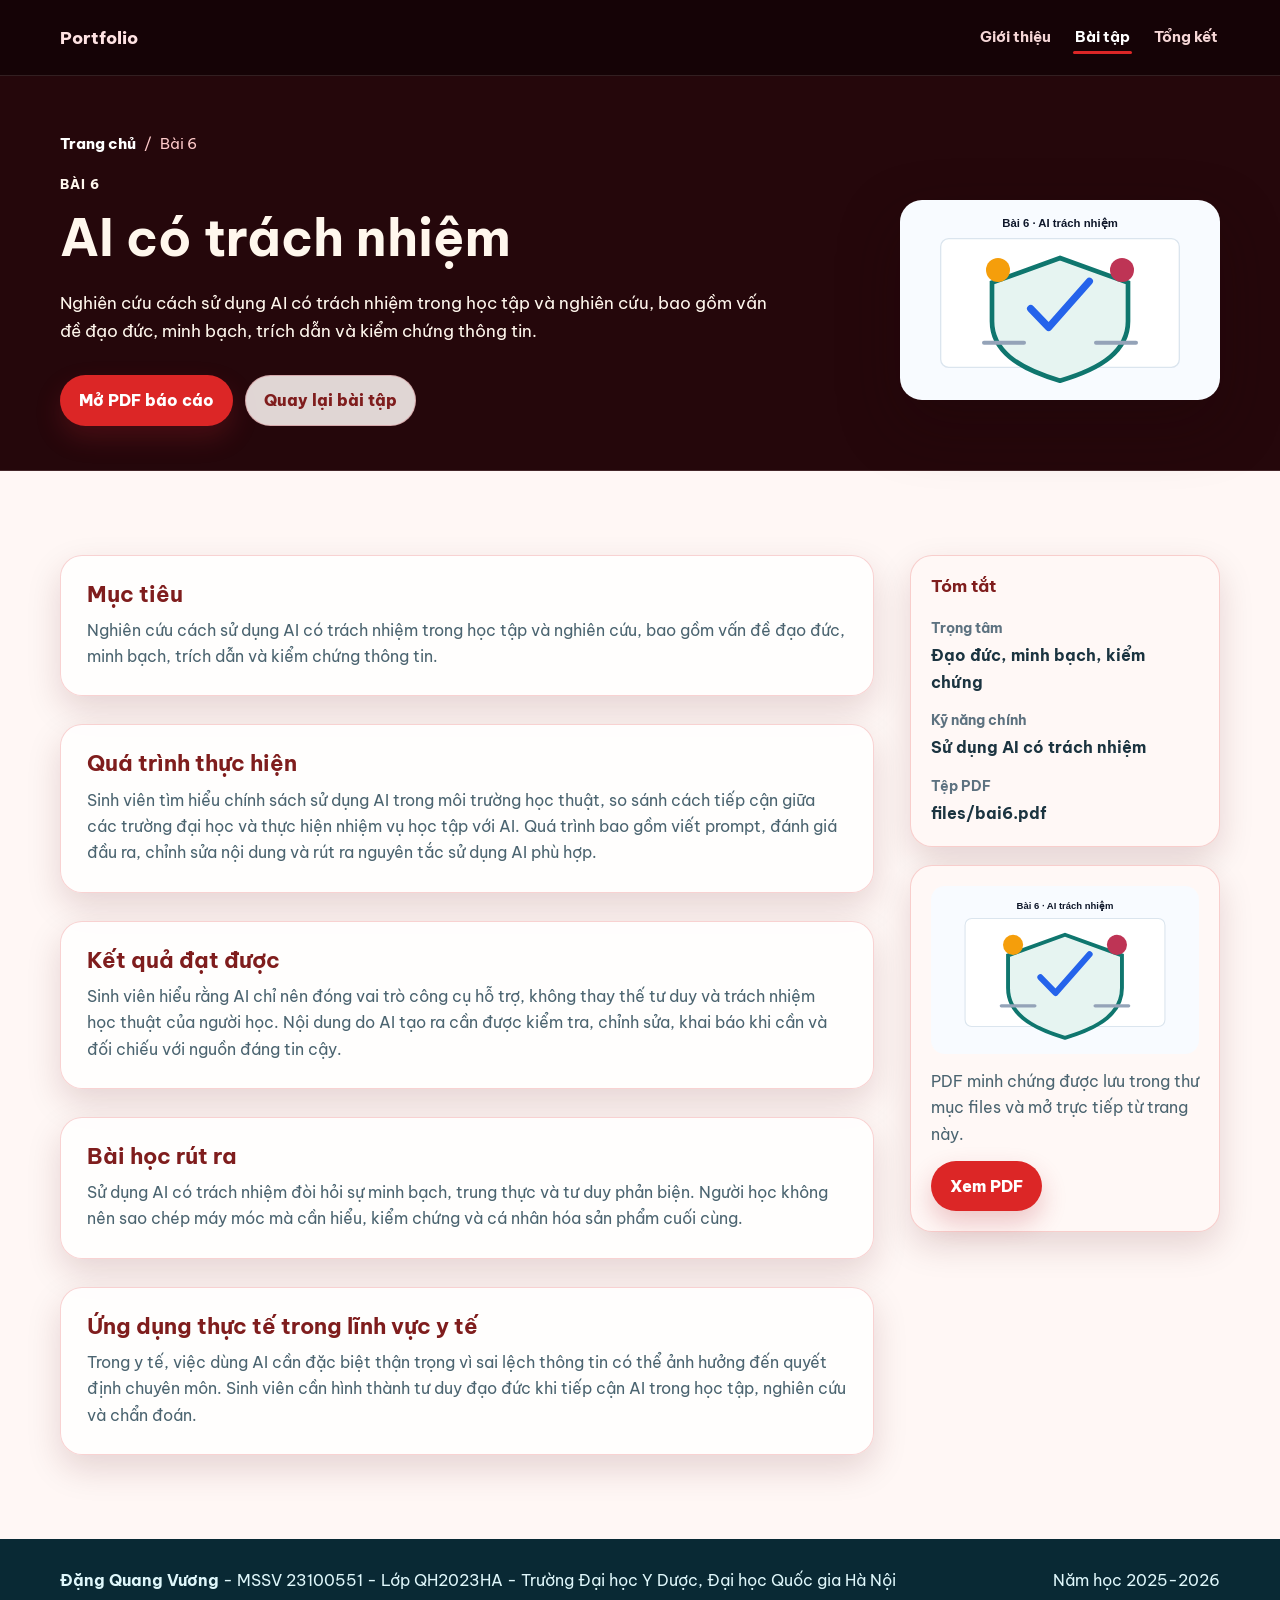
<file: pages/bai6.html>
<!DOCTYPE html>
<html lang="vi">
<head>
  <meta charset="UTF-8">
  <meta name="viewport" content="width=device-width, initial-scale=1.0">
  <title>Bài 6 - AI có trách nhiệm | Portfolio Đặng Quang Vương</title>
  <meta name="description" content="Trang chi tiết bài 6 về ai có trách nhiệm trong portfolio học phần.">
  <meta property="og:title" content="Bài 6 - AI có trách nhiệm | Portfolio Đặng Quang Vương">
  <meta property="og:description" content="Trang chi tiết bài 6 về ai có trách nhiệm trong portfolio học phần.">
  <meta property="og:type" content="website">
  <meta property="og:image" content="../images/project-6.svg">
  <link rel="icon" href="../images/favicon.svg" type="image/svg+xml">
  <link rel="preconnect" href="https://fonts.googleapis.com">
  <link rel="preconnect" href="https://fonts.gstatic.com" crossorigin>
  <link href="https://fonts.googleapis.com/css2?family=Be+Vietnam+Pro:wght@400;500;600;700;800&display=swap" rel="stylesheet">
  <link rel="stylesheet" href="../css/style.css">
  <script src="../js/script.js" defer></script>
</head>
<body>
  <header class="site-header">
    <nav class="nav-shell" aria-label="Điều hướng chính">
      <a class="brand" href="../index.html" aria-label="Về trang chủ">Portfolio</a>
      <button class="nav-toggle" type="button" aria-label="Mở menu" aria-expanded="false" aria-controls="main-menu"><span></span><span></span><span></span></button>
      <div class="nav-menu" id="main-menu">
        <a class="nav-link" href="../index.html#gioi-thieu" data-section="gioi-thieu">Giới thiệu</a>
        <a class="nav-link is-active" href="../index.html#du-an" data-section="du-an">Bài tập</a>
        <a class="nav-link" href="tong-ket.html">Tổng kết</a>
      </div>
    </nav>
  </header>
  <main>
    <section class="page-hero">
      <div class="container">
        <div class="breadcrumb"><a href="../index.html">Trang chủ</a><span>/</span><span>Bài 6</span></div>
        <div class="detail-hero-grid">
          <div data-reveal>
            <p class="eyebrow">Bài 6</p>
            <h1>AI có trách nhiệm</h1>
            <p class="hero-lead">Nghiên cứu cách sử dụng AI có trách nhiệm trong học tập và nghiên cứu, bao gồm vấn đề đạo đức, minh bạch, trích dẫn và kiểm chứng thông tin.</p>
            <div class="hero-actions"><a class="btn btn-primary" href="../files/bai6.pdf" target="_blank" rel="noopener">Mở PDF báo cáo</a><a class="btn btn-secondary" href="../index.html#du-an">Quay lại bài tập</a></div>
          </div>
          <img src="../images/project-6.svg" alt="Minh họa ai có trách nhiệm" data-reveal>
        </div>
      </div>
    </section>

    <section class="section">
      <div class="container content-layout">
        <article class="article-body">
          <section class="article-section" data-reveal><h2>Mục tiêu</h2><p>Nghiên cứu cách sử dụng AI có trách nhiệm trong học tập và nghiên cứu, bao gồm vấn đề đạo đức, minh bạch, trích dẫn và kiểm chứng thông tin.</p></section>
          <section class="article-section" data-reveal><h2>Quá trình thực hiện</h2><p>Sinh viên tìm hiểu chính sách sử dụng AI trong môi trường học thuật, so sánh cách tiếp cận giữa các trường đại học và thực hiện nhiệm vụ học tập với AI. Quá trình bao gồm viết prompt, đánh giá đầu ra, chỉnh sửa nội dung và rút ra nguyên tắc sử dụng AI phù hợp.</p></section>
          <section class="article-section" data-reveal><h2>Kết quả đạt được</h2><p>Sinh viên hiểu rằng AI chỉ nên đóng vai trò công cụ hỗ trợ, không thay thế tư duy và trách nhiệm học thuật của người học. Nội dung do AI tạo ra cần được kiểm tra, chỉnh sửa, khai báo khi cần và đối chiếu với nguồn đáng tin cậy.</p></section>
          <section class="article-section" data-reveal><h2>Bài học rút ra</h2><p>Sử dụng AI có trách nhiệm đòi hỏi sự minh bạch, trung thực và tư duy phản biện. Người học không nên sao chép máy móc mà cần hiểu, kiểm chứng và cá nhân hóa sản phẩm cuối cùng.</p></section>
          <section class="article-section" data-reveal><h2>Ứng dụng thực tế trong lĩnh vực y tế</h2><p>Trong y tế, việc dùng AI cần đặc biệt thận trọng vì sai lệch thông tin có thể ảnh hưởng đến quyết định chuyên môn. Sinh viên cần hình thành tư duy đạo đức khi tiếp cận AI trong học tập, nghiên cứu và chẩn đoán.</p></section>
        </article>
        <aside class="aside-stack" aria-label="Tóm tắt bài 6">
          <div class="summary-panel" data-reveal><h2>Tóm tắt</h2><dl><div><dt>Trọng tâm</dt><dd>Đạo đức, minh bạch, kiểm chứng</dd></div><div><dt>Kỹ năng chính</dt><dd>Sử dụng AI có trách nhiệm</dd></div><div><dt>Tệp PDF</dt><dd>files/bai6.pdf</dd></div></dl></div>
          <div class="evidence-panel" data-reveal><img src="../images/project-6.svg" alt="Ảnh minh họa bài 6"><p>PDF minh chứng được lưu trong thư mục files và mở trực tiếp từ trang này.</p><a class="btn btn-primary" href="../files/bai6.pdf" target="_blank" rel="noopener">Xem PDF</a></div>
        </aside>
      </div>
    </section>
  </main>
  <footer class="site-footer"><div class="container footer-inner"><p><strong>Đặng Quang Vương</strong> - MSSV 23100551 - Lớp QH2023HA - Trường Đại học Y Dược, Đại học Quốc gia Hà Nội</p>
      <p>Năm học 2025-2026</p></div></footer>
</body>
</html>
</file>
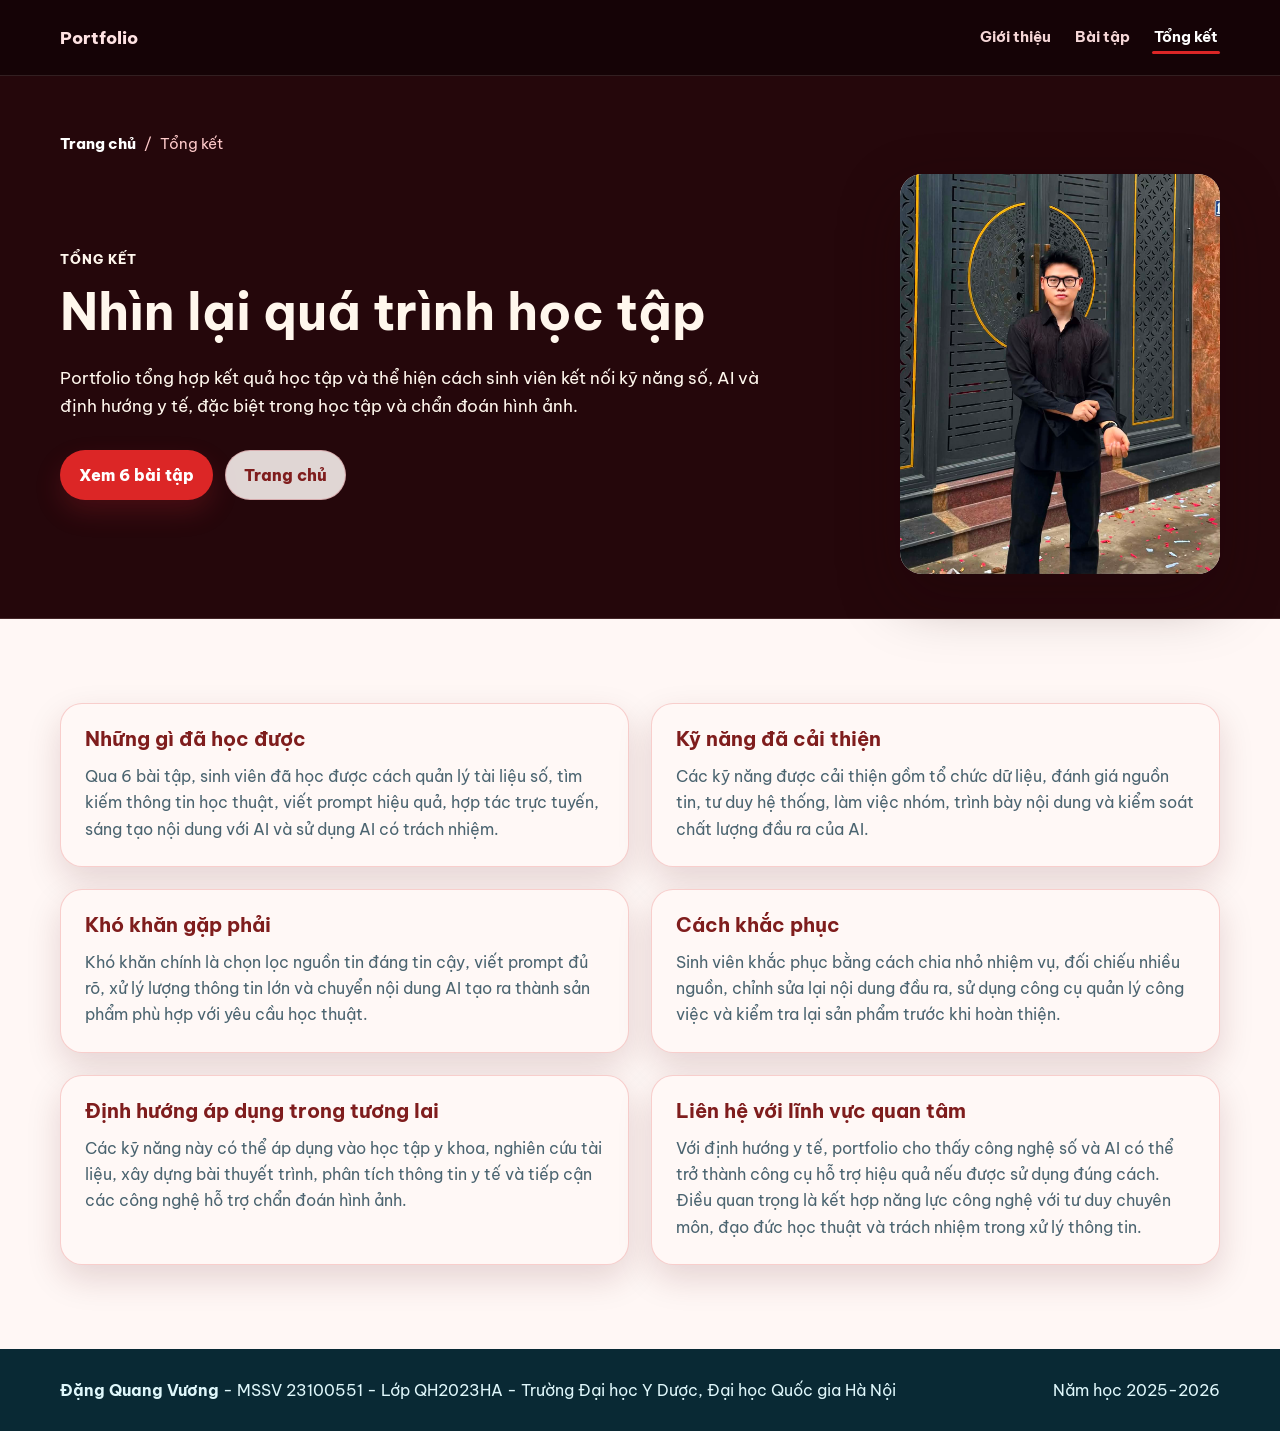
<file: pages/tong-ket.html>
<!DOCTYPE html>
<html lang="vi">
<head>
  <meta charset="UTF-8">
  <meta name="viewport" content="width=device-width, initial-scale=1.0">
  <title>Tổng kết học phần | Portfolio Đặng Quang Vương</title>
  <meta name="description" content="Tổng kết quá trình hoàn thành 6 bài tập học phần và định hướng ứng dụng trong lĩnh vực y tế.">
  <meta property="og:title" content="Tổng kết học phần | Portfolio Đặng Quang Vương">
  <meta property="og:description" content="Tổng kết quá trình hoàn thành 6 bài tập học phần và định hướng ứng dụng trong lĩnh vực y tế.">
  <meta property="og:type" content="website">
  <meta property="og:image" content="../images/avatar.jpg">
  <link rel="icon" href="../images/favicon.svg" type="image/svg+xml">
  <link rel="preconnect" href="https://fonts.googleapis.com">
  <link rel="preconnect" href="https://fonts.gstatic.com" crossorigin>
  <link href="https://fonts.googleapis.com/css2?family=Be+Vietnam+Pro:wght@400;500;600;700;800&display=swap" rel="stylesheet">
  <link rel="stylesheet" href="../css/style.css">
  <script src="../js/script.js" defer></script>
</head>
<body>
  <header class="site-header">
    <nav class="nav-shell" aria-label="Điều hướng chính">
      <a class="brand" href="../index.html" aria-label="Về trang chủ">Portfolio</a>
      <button class="nav-toggle" type="button" aria-label="Mở menu" aria-expanded="false" aria-controls="main-menu"><span></span><span></span><span></span></button>
      <div class="nav-menu" id="main-menu">
        <a class="nav-link" href="../index.html#gioi-thieu" data-section="gioi-thieu">Giới thiệu</a>
        <a class="nav-link" href="../index.html#du-an" data-section="du-an">Bài tập</a>
        <a class="nav-link is-active" href="tong-ket.html">Tổng kết</a>
      </div>
    </nav>
  </header>
  <main>
    <section class="page-hero">
      <div class="container">
        <div class="breadcrumb"><a href="../index.html">Trang chủ</a><span>/</span><span>Tổng kết</span></div>
        <div class="detail-hero-grid">
          <div data-reveal>
            <p class="eyebrow">Tổng kết</p>
            <h1>Nhìn lại quá trình học tập</h1>
            <p class="hero-lead">Portfolio tổng hợp kết quả học tập và thể hiện cách sinh viên kết nối kỹ năng số, AI và định hướng y tế, đặc biệt trong học tập và chẩn đoán hình ảnh.</p>
            <div class="hero-actions"><a class="btn btn-primary" href="../index.html#du-an">Xem 6 bài tập</a><a class="btn btn-secondary" href="../index.html">Trang chủ</a></div>
          </div>
          <img class="avatar-photo" src="../images/avatar.jpg" alt="Ảnh đại diện của Đặng Quang Vương" data-reveal>
        </div>
      </div>
    </section>
    <section class="section"><div class="container"><div class="summary-grid"><section class="summary-block" data-reveal><h2>Những gì đã học được</h2><p>Qua 6 bài tập, sinh viên đã học được cách quản lý tài liệu số, tìm kiếm thông tin học thuật, viết prompt hiệu quả, hợp tác trực tuyến, sáng tạo nội dung với AI và sử dụng AI có trách nhiệm.</p></section><section class="summary-block" data-reveal><h2>Kỹ năng đã cải thiện</h2><p>Các kỹ năng được cải thiện gồm tổ chức dữ liệu, đánh giá nguồn tin, tư duy hệ thống, làm việc nhóm, trình bày nội dung và kiểm soát chất lượng đầu ra của AI.</p></section><section class="summary-block" data-reveal><h2>Khó khăn gặp phải</h2><p>Khó khăn chính là chọn lọc nguồn tin đáng tin cậy, viết prompt đủ rõ, xử lý lượng thông tin lớn và chuyển nội dung AI tạo ra thành sản phẩm phù hợp với yêu cầu học thuật.</p></section><section class="summary-block" data-reveal><h2>Cách khắc phục</h2><p>Sinh viên khắc phục bằng cách chia nhỏ nhiệm vụ, đối chiếu nhiều nguồn, chỉnh sửa lại nội dung đầu ra, sử dụng công cụ quản lý công việc và kiểm tra lại sản phẩm trước khi hoàn thiện.</p></section><section class="summary-block" data-reveal><h2>Định hướng áp dụng trong tương lai</h2><p>Các kỹ năng này có thể áp dụng vào học tập y khoa, nghiên cứu tài liệu, xây dựng bài thuyết trình, phân tích thông tin y tế và tiếp cận các công nghệ hỗ trợ chẩn đoán hình ảnh.</p></section><section class="summary-block" data-reveal><h2>Liên hệ với lĩnh vực quan tâm</h2><p>Với định hướng y tế, portfolio cho thấy công nghệ số và AI có thể trở thành công cụ hỗ trợ hiệu quả nếu được sử dụng đúng cách. Điều quan trọng là kết hợp năng lực công nghệ với tư duy chuyên môn, đạo đức học thuật và trách nhiệm trong xử lý thông tin.</p></section></div></div></section>
  </main>
  <footer class="site-footer"><div class="container footer-inner"><p><strong>Đặng Quang Vương</strong> - MSSV 23100551 - Lớp QH2023HA - Trường Đại học Y Dược, Đại học Quốc gia Hà Nội</p>
      <p>Năm học 2025-2026</p></div></footer>
</body>
</html>
</file>
<file: css/style.css>
@charset "UTF-8";

:root {
  --theme-ink: #10222b;
  --theme-muted: #5d7280;
  --theme-primary: #dc2626;
  --theme-primary-dark: #7f1d1d;
  --theme-secondary: #991b1b;
  --theme-accent: #f59e0b;
  --theme-warm: #e5a832;
  --theme-rose: #be123c;
  --theme-bg: #1a0608;
  --theme-bg-2: #3a0a10;
  --theme-bg-3: #fff4f2;
  --theme-surface: #fff8f6;
  --theme-surface-tint: #fff1ee;
  --theme-badge: #fee2e2;
  --theme-border: #e7a4a4;
  --theme-border-soft: rgba(220, 38, 38, 0.2);
  --theme-radius: 22px;
  --theme-radius-sm: 14px;
  --theme-shadow: 0 24px 60px rgba(30, 5, 8, 0.34);
  --theme-shadow-soft: 0 14px 34px rgba(80, 13, 18, 0.15);
  --hero-gradient: #25070b;
  --header-height: 76px;
}

* {
  box-sizing: border-box;
  letter-spacing: 0;
}

html {
  scroll-behavior: smooth;
}

body {
  margin: 0;
  font-family: "Be Vietnam Pro", "Segoe UI", Arial, sans-serif;
  color: var(--theme-ink);
  background: #140406;
  line-height: 1.65;
}

body.menu-open {
  overflow: hidden;
}

img {
  display: block;
  max-width: 100%;
}

a {
  color: inherit;
  text-decoration: none;
}

a:focus-visible,
button:focus-visible {
  outline: 3px solid rgba(180, 35, 44, 0.42);
  outline-offset: 3px;
}

.site-header {
  position: sticky;
  top: 0;
  z-index: 20;
  height: var(--header-height);
  background: rgba(22, 4, 7, 0.88);
  border-bottom: 1px solid rgba(254, 226, 226, 0.12);
  backdrop-filter: blur(18px);
}

.nav-shell {
  width: min(1160px, calc(100% - 32px));
  height: 100%;
  margin: 0 auto;
  display: flex;
  align-items: center;
  justify-content: space-between;
  gap: 24px;
}

.brand {
  display: inline-flex;
  align-items: center;
  gap: 10px;
  color: #fee2e2;
  font-weight: 800;
  font-size: 1.05rem;
}

.brand-mark {
  width: 42px;
  height: 42px;
  display: inline-flex;
  align-items: center;
  justify-content: center;
  border-radius: 16px;
  background: var(--theme-primary);
  color: #ffffff;
  font-size: 0.82rem;
  box-shadow: var(--theme-shadow-soft);
}

.nav-menu {
  display: flex;
  align-items: center;
  gap: 20px;
}

.nav-link {
  position: relative;
  min-height: 42px;
  display: inline-flex;
  align-items: center;
  padding: 8px 2px;
  color: #f6d7d7;
  font-weight: 700;
  font-size: 0.94rem;
}

.nav-link::after {
  content: "";
  position: absolute;
  left: 0;
  right: 0;
  bottom: 5px;
  height: 3px;
  border-radius: 999px;
  background: var(--theme-primary);
  transform: scaleX(0);
  transform-origin: left;
  transition: transform 180ms ease;
}

.nav-link:hover,
.nav-link.is-active {
  color: #ffffff;
}

.nav-link:hover::after,
.nav-link.is-active::after {
  transform: scaleX(1);
}

.nav-toggle {
  display: none;
  width: 44px;
  height: 44px;
  border: 1px solid var(--theme-border);
  border-radius: 14px;
  background: var(--theme-surface);
  cursor: pointer;
  align-items: center;
  justify-content: center;
  flex-direction: column;
  gap: 5px;
}

.nav-toggle span {
  width: 19px;
  height: 2px;
  background: var(--theme-ink);
  border-radius: 999px;
}

main {
  min-height: 100vh;
}

.container,
.hero-inner {
  width: min(1160px, calc(100% - 32px));
  margin: 0 auto;
}

.hero {
  min-height: calc(100vh - var(--header-height));
  display: flex;
  align-items: center;
  padding: 62px 0 54px;
  background: var(--hero-gradient);
  border-bottom: 1px solid rgba(254, 226, 226, 0.14);
}

.hero-inner {
  display: grid;
  grid-template-columns: minmax(0, 1.08fr) minmax(330px, 0.75fr);
  gap: 56px;
  align-items: center;
}

.hero-copy {
  max-width: 760px;
}

.hero .eyebrow {
  color: #fecaca;
}

.hero h1 {
  color: #fff7ed;
}

.eyebrow {
  margin: 0 0 12px;
  color: var(--theme-primary-dark);
  font-size: 0.82rem;
  font-weight: 800;
  letter-spacing: 0.08em;
  text-transform: uppercase;
}

h1,
h2,
h3 {
  margin: 0;
  line-height: 1.16;
}

h1 {
  max-width: 760px;
  font-size: clamp(2.6rem, 6vw, 5.25rem);
  color: #061924;
}

h2 {
  font-size: clamp(1.9rem, 3vw, 3rem);
}

h3 {
  font-size: 1.12rem;
}

p {
  margin: 0;
}

.hero-meta {
  width: fit-content;
  max-width: 100%;
  margin-top: 18px;
  padding: 9px 14px;
  border: 1px solid rgba(254, 202, 202, 0.28);
  border-radius: 999px;
  background: rgba(255, 255, 255, 0.08);
  color: #fee2e2;
  font-weight: 800;
}

.hero-lead {
  max-width: 720px;
  margin-top: 22px;
  font-size: 1.06rem;
  color: #fee2e2;
}

.hero-actions,
.card-actions,
.detail-actions {
  display: flex;
  flex-wrap: wrap;
  align-items: center;
  gap: 12px;
}

.hero-actions {
  margin-top: 30px;
}

.btn {
  min-height: 46px;
  display: inline-flex;
  align-items: center;
  justify-content: center;
  border-radius: 999px;
  border: 1px solid transparent;
  padding: 11px 18px;
  font-weight: 800;
  cursor: pointer;
  transition: transform 180ms ease, box-shadow 180ms ease, background 180ms ease, border-color 180ms ease;
}

.btn:hover {
  transform: translateY(-2px);
}

.btn-primary {
  background: var(--theme-primary);
  color: #ffffff;
  box-shadow: 0 12px 26px rgba(180, 35, 44, 0.24);
}

.btn-primary:hover {
  background: var(--theme-primary-dark);
}

.btn-secondary,
.btn-ghost {
  background: rgba(255, 248, 246, 0.86);
  color: var(--theme-primary-dark);
  border-color: rgba(180, 35, 44, 0.24);
}

.btn-small {
  min-height: 40px;
  padding: 8px 13px;
  font-size: 0.88rem;
}

.diagnostic-board {
  position: relative;
  display: grid;
  grid-template-columns: 1fr;
  gap: 14px;
  padding: 22px;
  border: 1px solid rgba(180, 35, 44, 0.22);
  border-radius: 28px;
  background: #2b080d;
  box-shadow: var(--theme-shadow);
}

.diagnostic-board::before {
  content: none;
}

.avatar-photo {
  width: 100%;
  aspect-ratio: 4 / 5;
  object-fit: cover;
  object-position: center top;
  border-radius: 24px;
  background: var(--theme-surface);
  box-shadow: var(--theme-shadow-soft);
}

.hero-stat {
  position: relative;
  z-index: 1;
  display: grid;
  grid-template-columns: 58px 1fr;
  align-items: center;
  gap: 12px;
  min-height: 62px;
  padding: 10px 12px;
  border-left: 4px solid var(--theme-primary);
  border-radius: var(--theme-radius-sm);
  background: rgba(255, 255, 255, 0.7);
}

.hero-stat span {
  width: 48px;
  height: 48px;
  display: inline-flex;
  align-items: center;
  justify-content: center;
  border-radius: 16px;
  background: var(--theme-badge);
  color: var(--theme-primary-dark);
  font-weight: 800;
}

.hero-stat strong {
  color: #1b3440;
}

.section {
  padding: 84px 0;
  background: #fff7f5;
}

.section-soft {
  background: #2a070c;
  color: #fff7ed;
  border-top: 1px solid rgba(254, 226, 226, 0.12);
  border-bottom: 1px solid rgba(254, 226, 226, 0.12);
}

.section-soft .eyebrow,
.section-soft h2 {
  color: #fff7ed;
}

.section-soft .section-heading p:not(.eyebrow) {
  color: #fecaca;
}

.section-heading {
  max-width: 780px;
  margin-bottom: 34px;
}

.section-heading-split {
  max-width: none;
  display: grid;
  grid-template-columns: minmax(0, 0.95fr) minmax(280px, 0.72fr);
  gap: 28px;
  align-items: end;
}

.section-heading p:not(.eyebrow) {
  color: var(--theme-muted);
}

.profile-layout {
  display: grid;
  grid-template-columns: minmax(280px, 0.82fr) minmax(0, 1.18fr);
  gap: 28px;
  align-items: stretch;
}

.profile-card,
.goals-list article,
.project-card,
.summary-panel,
.evidence-panel,
.summary-block,
.outcome-grid article {
  background: var(--theme-surface);
  border: 1px solid var(--theme-border-soft);
  border-radius: var(--theme-radius);
  box-shadow: var(--theme-shadow-soft);
}

.profile-card {
  padding: 28px;
  background: var(--theme-surface);
}

.profile-avatar {
  width: 100%;
  aspect-ratio: 4 / 3;
  object-fit: cover;
  object-position: center 28%;
  margin-bottom: 20px;
  border-radius: 18px;
  border: 1px solid var(--theme-border-soft);
  box-shadow: var(--theme-shadow-soft);
}

.profile-label {
  margin-bottom: 8px;
  color: var(--theme-primary);
  font-weight: 800;
  text-transform: uppercase;
  font-size: 0.82rem;
}

.profile-card h3 {
  font-size: 1.6rem;
}

.profile-card dl,
.summary-panel dl {
  display: grid;
  gap: 14px;
  margin: 22px 0 0;
}

.profile-card div,
.summary-panel dl div {
  display: grid;
  gap: 2px;
}

.profile-card dt,
.summary-panel dt {
  color: var(--theme-muted);
  font-size: 0.88rem;
  font-weight: 700;
}

.profile-card dd,
.summary-panel dd {
  margin: 0;
  color: #1b3440;
  font-weight: 700;
}

.goals-list {
  display: grid;
  gap: 16px;
}

.goals-list article {
  display: grid;
  grid-template-columns: 58px 1fr;
  gap: 16px;
  padding: 22px;
}

.goals-list span {
  width: 50px;
  height: 50px;
  display: inline-flex;
  align-items: center;
  justify-content: center;
  border-radius: 18px;
  background: var(--theme-primary);
  color: #ffffff;
  font-weight: 800;
}

.goals-list p,
.project-body p:not(.project-kicker),
.outcome-grid p,
.summary-block p,
.article-section p,
.article-section li,
.evidence-panel p {
  color: #4b6470;
}

.goals-list p {
  margin-top: 8px;
}

.skill-strip {
  display: flex;
  flex-wrap: wrap;
  gap: 10px;
  margin-top: 28px;
}

.skill-strip span,
.tags span {
  display: inline-flex;
  align-items: center;
  min-height: 32px;
  border: 1px solid rgba(180, 35, 44, 0.18);
  border-radius: 999px;
  background: var(--theme-badge);
  color: var(--theme-primary-dark);
  padding: 5px 11px;
  font-size: 0.84rem;
  font-weight: 800;
}

.project-grid {
  display: grid;
  grid-template-columns: repeat(3, minmax(0, 1fr));
  gap: 22px;
}

.project-card {
  display: grid;
  min-height: 100%;
  overflow: hidden;
  transition: transform 180ms ease, box-shadow 180ms ease, border-color 180ms ease;
}

.project-card:hover {
  transform: translateY(-5px);
  border-color: rgba(180, 35, 44, 0.38);
  box-shadow: var(--theme-shadow);
}

.project-card-head {
  min-height: 112px;
  display: flex;
  align-items: center;
  justify-content: space-between;
  gap: 16px;
  padding: 18px 18px 0;
}

.project-badge {
  width: 56px;
  height: 56px;
  display: inline-flex;
  align-items: center;
  justify-content: center;
  border-radius: 18px;
  background: var(--theme-primary);
  color: #ffffff;
  font-weight: 800;
  box-shadow: 0 10px 24px rgba(180, 35, 44, 0.22);
}

.project-icon {
  width: 118px;
  height: 88px;
  object-fit: cover;
  border-radius: 18px;
  background: var(--theme-bg-3);
  border: 1px solid var(--theme-border-soft);
}

.project-card > img {
  width: 100%;
  aspect-ratio: 16 / 10;
  object-fit: cover;
  background: var(--theme-bg-3);
}

.project-body {
  display: flex;
  flex-direction: column;
  padding: 18px;
}

.project-kicker {
  margin-bottom: 7px;
  color: var(--theme-rose);
  font-size: 0.82rem;
  font-weight: 800;
  text-transform: uppercase;
}

.project-body h3 {
  font-size: 1.2rem;
}

.project-body p:not(.project-kicker) {
  margin-top: 10px;
}

.tags {
  display: flex;
  flex-wrap: wrap;
  gap: 8px;
  margin: 18px 0 20px;
}

.card-actions {
  margin-top: auto;
}

.outcome-grid {
  display: grid;
  grid-template-columns: repeat(4, minmax(0, 1fr));
  gap: 18px;
}

.outcome-grid article {
  min-height: 174px;
  padding: 22px;
  border-top: 5px solid var(--theme-primary);
}

.outcome-grid span {
  display: block;
  color: var(--theme-primary-dark);
  font-weight: 800;
}

.outcome-grid p {
  margin-top: 12px;
}

.timeline {
  display: grid;
  grid-template-columns: repeat(4, minmax(0, 1fr));
  gap: 16px;
}

.timeline div {
  padding: 20px;
  border: 1px solid var(--theme-border-soft);
  border-radius: var(--theme-radius-sm);
  background: var(--theme-surface);
  box-shadow: var(--theme-shadow-soft);
}

.timeline strong,
.timeline span {
  display: block;
}

.timeline strong {
  color: var(--theme-primary-dark);
}

.timeline span {
  margin-top: 8px;
  color: var(--theme-muted);
}

.page-hero {
  padding: 56px 0 44px;
  background: var(--hero-gradient);
  border-bottom: 1px solid rgba(254, 226, 226, 0.14);
}

.page-hero .eyebrow,
.page-hero h1,
.page-hero .hero-lead {
  color: #fff7ed;
}

.breadcrumb {
  display: flex;
  flex-wrap: wrap;
  gap: 8px;
  color: #fecaca;
  font-size: 0.92rem;
  margin-bottom: 18px;
}

.breadcrumb a {
  color: #ffffff;
  font-weight: 800;
}

.detail-hero-grid {
  display: grid;
  grid-template-columns: minmax(0, 1fr) 320px;
  gap: 36px;
  align-items: center;
}

.detail-hero-grid img {
  border-radius: var(--theme-radius);
  box-shadow: var(--theme-shadow);
}

.page-hero h1 {
  font-size: clamp(2rem, 4vw, 3.5rem);
}

.page-hero .hero-lead {
  max-width: 720px;
}

.content-layout {
  display: grid;
  grid-template-columns: minmax(0, 1fr) 310px;
  gap: 36px;
  align-items: start;
}

.article-body {
  display: grid;
  gap: 28px;
}

.article-section {
  padding: 26px;
  border: 1px solid var(--theme-border-soft);
  border-radius: var(--theme-radius);
  background: rgba(255, 255, 255, 0.82);
  box-shadow: var(--theme-shadow-soft);
}

.article-section h2 {
  font-size: 1.35rem;
  margin-bottom: 10px;
  color: var(--theme-primary-dark);
}

.article-section ul,
.article-section ol {
  margin: 10px 0 0;
  padding-left: 22px;
}

.article-section li + li {
  margin-top: 8px;
}

.aside-stack {
  position: sticky;
  top: calc(var(--header-height) + 22px);
  display: grid;
  gap: 18px;
}

.summary-panel,
.evidence-panel {
  padding: 20px;
}

.summary-panel h2,
.evidence-panel h2 {
  font-size: 1.05rem;
  margin-bottom: 12px;
  color: var(--theme-primary-dark);
}

.evidence-panel img {
  margin-bottom: 14px;
  border-radius: var(--theme-radius-sm);
}

.evidence-panel p {
  margin-bottom: 14px;
}

.step-list {
  display: grid;
  gap: 12px;
  padding: 0;
  list-style: none;
}

.step-list li {
  display: grid;
  grid-template-columns: 42px 1fr;
  gap: 12px;
  align-items: start;
}

.step-list span {
  width: 42px;
  height: 42px;
  display: inline-flex;
  align-items: center;
  justify-content: center;
  border-radius: 14px;
  background: var(--theme-badge);
  color: var(--theme-primary-dark);
  font-weight: 800;
}

.summary-grid {
  display: grid;
  grid-template-columns: repeat(2, minmax(0, 1fr));
  gap: 22px;
}

.summary-block {
  padding: 24px;
}

.summary-block h2 {
  font-size: 1.22rem;
  margin-bottom: 12px;
  color: var(--theme-primary-dark);
}

.score {
  display: inline-flex;
  align-items: center;
  min-height: 44px;
  padding: 8px 14px;
  border-radius: 999px;
  background: #fff4d9;
  color: #8c5d00;
  font-weight: 800;
}

.site-footer {
  padding: 28px 0;
  background: #092934;
  color: #dff7fb;
}

.footer-inner {
  display: flex;
  flex-wrap: wrap;
  justify-content: space-between;
  gap: 10px 24px;
}

.footer-inner p {
  margin: 0;
}

.back-to-top {
  position: fixed;
  right: 18px;
  bottom: 18px;
  width: 46px;
  height: 46px;
  border: 0;
  border-radius: 16px;
  background: var(--theme-primary);
  color: #ffffff;
  font-size: 1.3rem;
  font-weight: 800;
  box-shadow: var(--theme-shadow);
  cursor: pointer;
  opacity: 0;
  transform: translateY(12px);
  pointer-events: none;
  transition: opacity 180ms ease, transform 180ms ease, background 180ms ease;
}

.back-to-top:hover {
  background: var(--theme-primary-dark);
}

.back-to-top.is-visible {
  opacity: 1;
  transform: translateY(0);
  pointer-events: auto;
}

[data-reveal] {
  opacity: 0;
  transform: translateY(22px);
  transition: opacity 520ms ease, transform 520ms ease;
}

[data-reveal].is-visible {
  opacity: 1;
  transform: translateY(0);
}

@media (max-width: 980px) {
  .hero {
    min-height: auto;
  }

  .hero-inner,
  .profile-layout,
  .detail-hero-grid,
  .content-layout,
  .section-heading-split {
    grid-template-columns: 1fr;
  }

  .diagnostic-board {
    max-width: 430px;
  }

  .project-grid,
  .summary-grid,
  .outcome-grid,
  .timeline {
    grid-template-columns: repeat(2, minmax(0, 1fr));
  }

  .aside-stack {
    position: static;
  }
}

@media (max-width: 720px) {
  :root {
    --header-height: 66px;
  }

  body {
    background: #140406;
  }

  .nav-toggle {
    display: inline-flex;
  }

  .nav-menu {
    position: fixed;
    top: var(--header-height);
    left: 0;
    right: 0;
    display: none;
    flex-direction: column;
    align-items: stretch;
    gap: 4px;
    padding: 16px;
    background: rgba(22, 4, 7, 0.98);
    border-bottom: 1px solid rgba(254, 226, 226, 0.12);
    box-shadow: var(--theme-shadow-soft);
  }

  .nav-menu.is-open {
    display: flex;
  }

  .nav-link {
    justify-content: center;
    padding: 10px 0;
  }

  .hero {
    padding: 42px 0 36px;
  }

  .hero-inner {
    gap: 28px;
  }

  .hero-meta {
    border-radius: var(--theme-radius-sm);
  }

  .diagnostic-board {
    padding: 16px;
  }

  .hero-stat {
    grid-template-columns: 52px 1fr;
  }

  .section {
    padding: 62px 0;
  }

  .goals-list article {
    grid-template-columns: 1fr;
  }

  .project-grid,
  .summary-grid,
  .outcome-grid,
  .timeline {
    grid-template-columns: 1fr;
  }

  .project-card-head {
    min-height: auto;
  }

  .footer-inner {
    display: grid;
  }
}

@media (prefers-reduced-motion: reduce) {
  html {
    scroll-behavior: auto;
  }

  *,
  *::before,
  *::after {
    animation-duration: 0.01ms !important;
    animation-iteration-count: 1 !important;
    transition-duration: 0.01ms !important;
  }
}
</file>
